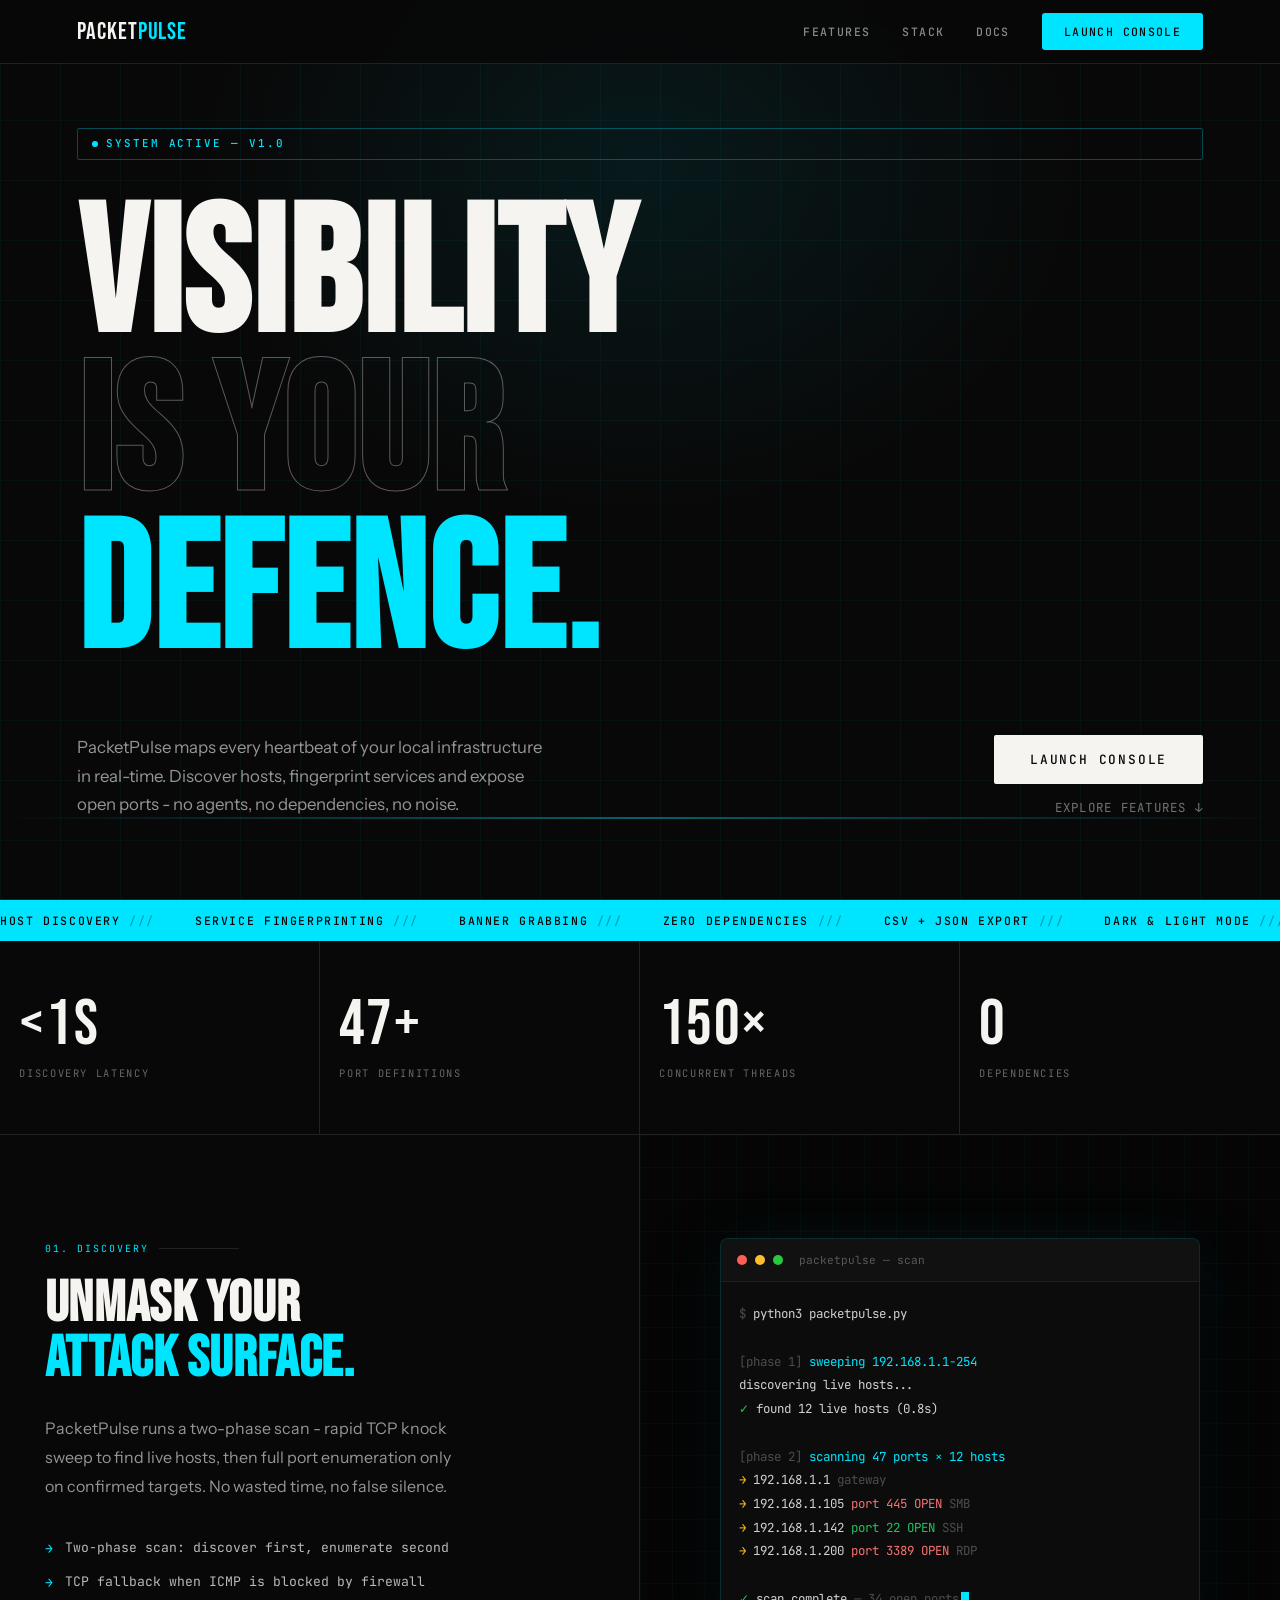
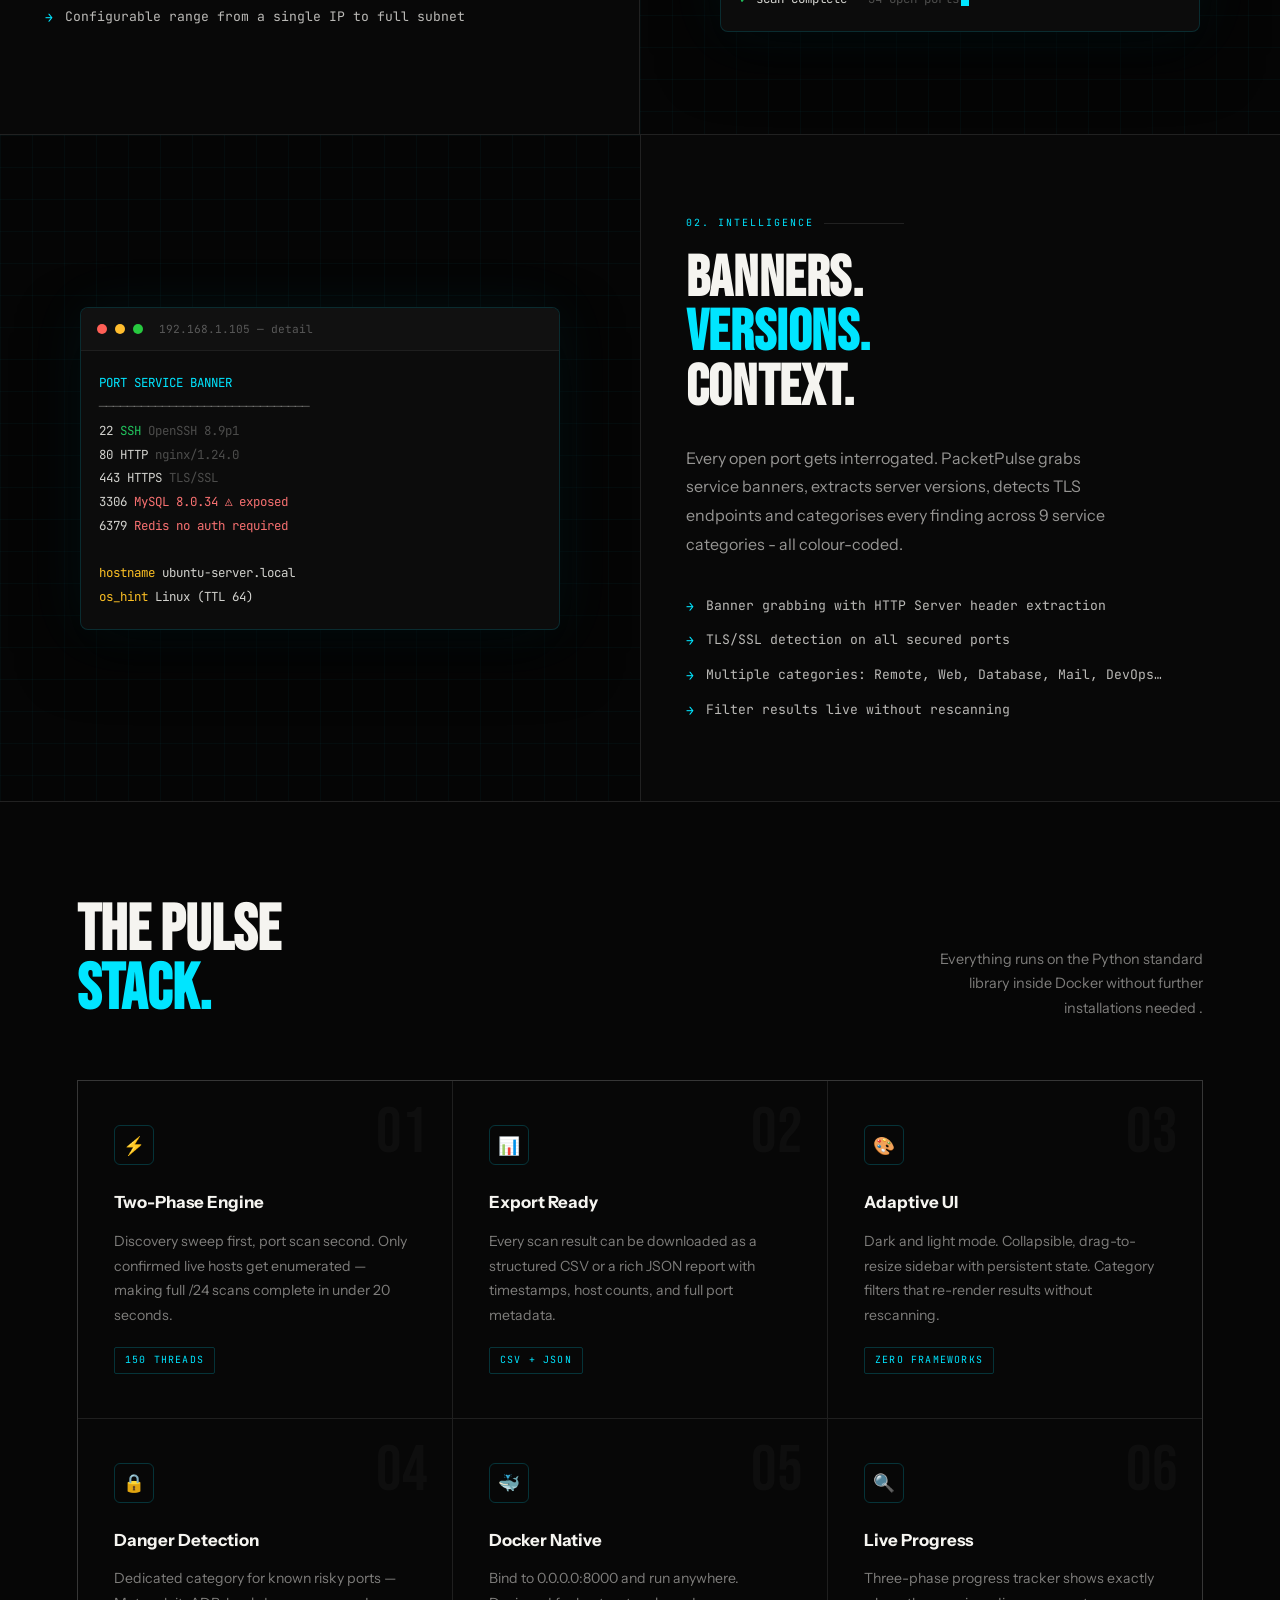
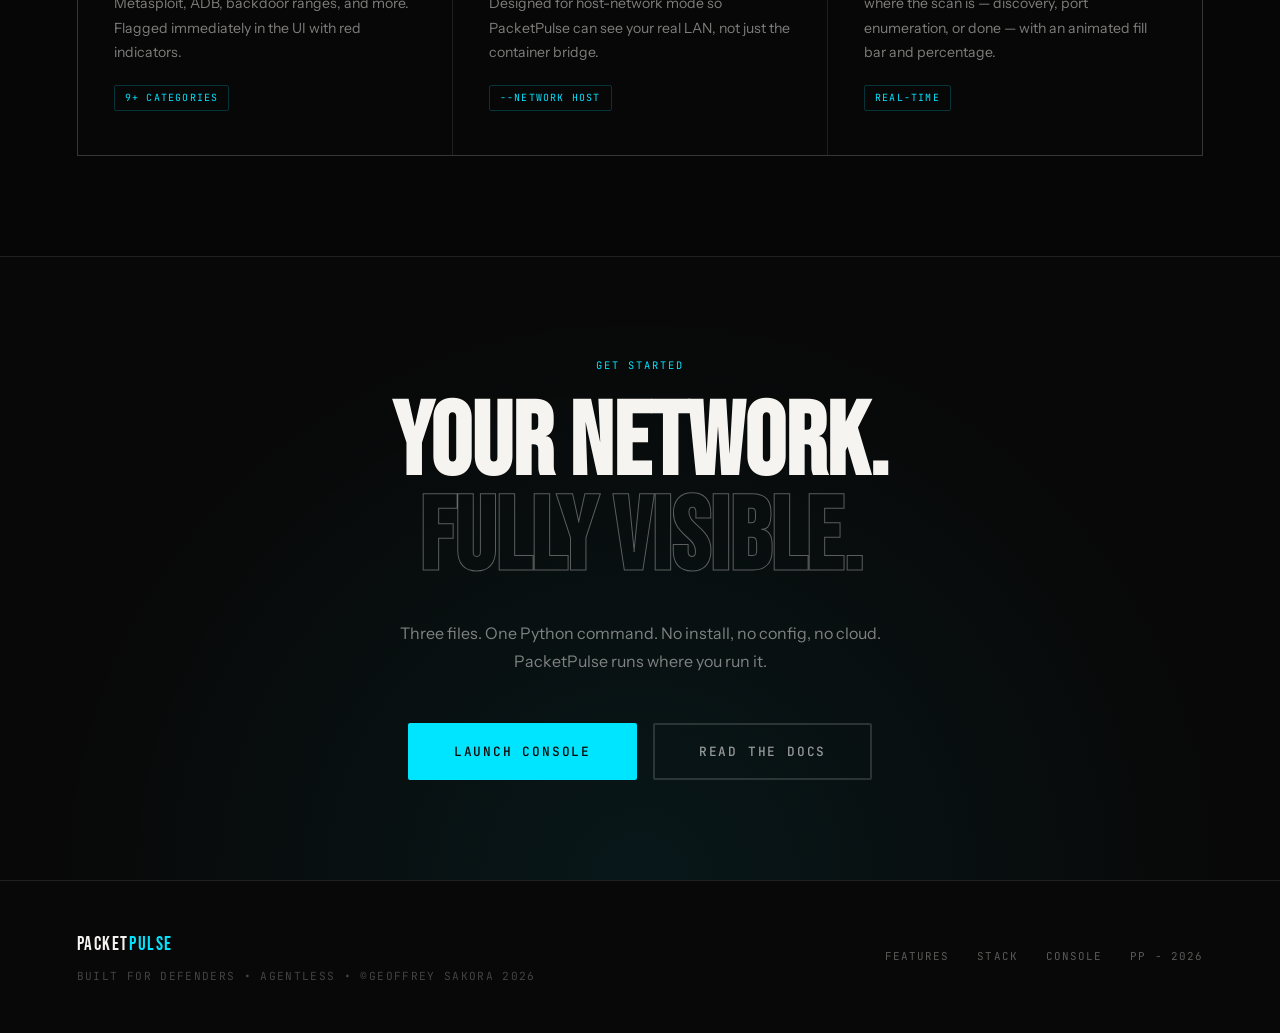
<file: frontend/index.html>
<!DOCTYPE html>
<html lang="en">
<head>
  <meta charset="UTF-8">
  <meta name="viewport" content="width=device-width, initial-scale=1.0">
  <title>PacketPulse</title>
  <link rel="preconnect" href="https://fonts.googleapis.com">
  <link href="https://fonts.googleapis.com/css2?family=Bebas+Neue&family=Instrument+Sans:wght@400;500;600;700&family=JetBrains+Mono:wght@400;500&display=swap" rel="stylesheet">
  <link rel="stylesheet" href="assets/styles.css">
  
</head>
<body>
  <nav>
    <a href="index.html" class="nav-logo" style="text-decoration:none">Packet<em>Pulse</em></a> 
    <div class="nav-right">
      <a href="#features" class="nav-link">Features</a>
      <a href="#stack" class="nav-link">Stack</a>
      <a href="#start" class="nav-link">Docs</a>
      <a href="login.html" class="nav-cta" onclick="launchConsole(event)">Launch Console</a>
    </div>
  </nav>

  <section class="hero">
    <div class="hero-grid"></div>
    <div class="hero-glow"></div>
    <div class="scan-line"></div>

    <div class="hero-chip">System Active &mdash; v1.0</div>

    <h1 class="hero-heading">
      <span class="line-1">Visibility</span>
      <span class="line-2">is Your</span>
      <span class="line-3">Defence.</span>
    </h1>

    <div class="hero-bottom">
      <p class="hero-desc">
        PacketPulse maps every heartbeat of your local infrastructure in real-time. 
        Discover hosts, fingerprint services and expose open ports - no agents, no dependencies, no noise.
      </p>
      <div class="hero-actions">
        <a href="login.html" class="btn-primary" onclick="launchConsole(event)">Launch Console</a>
        <a href="#features" class="btn-ghost">Explore Features ↓</a>
      </div>
    </div>
  </section>

  <!-- TICKER -->
  <div class="ticker">
    <div class="ticker-inner">
      <span class="ticker-item">Host Discovery <span class="ticker-sep">///</span></span>
      <span class="ticker-item">Service Fingerprinting <span class="ticker-sep">///</span></span>
      <span class="ticker-item">Banner Grabbing <span class="ticker-sep">///</span></span>
      <span class="ticker-item">Zero Dependencies <span class="ticker-sep">///</span></span>
      <span class="ticker-item">CSV + JSON Export <span class="ticker-sep">///</span></span>
      <span class="ticker-item">Dark &amp; Light Mode <span class="ticker-sep">///</span></span>
      <span class="ticker-item">150 Concurrent Threads <span class="ticker-sep">///</span></span>
      <span class="ticker-item">Resizable UI <span class="ticker-sep">///</span></span>
      <span class="ticker-item">Host Discovery <span class="ticker-sep">///</span></span>
      <span class="ticker-item">Service Fingerprinting <span class="ticker-sep">///</span></span>
      <span class="ticker-item">Banner Grabbing <span class="ticker-sep">///</span></span>
      <span class="ticker-item">Zero Dependencies <span class="ticker-sep">///</span></span>
      <span class="ticker-item">CSV + JSON Export <span class="ticker-sep">///</span></span>
      <span class="ticker-item">Dark &amp; Light Mode <span class="ticker-sep">///</span></span>
      <span class="ticker-item">150 Concurrent Threads <span class="ticker-sep">///</span></span>
      <span class="ticker-item">Resizable UI <span class="ticker-sep">///</span></span>
    </div>
  </div>

  <div class="stats reveal">
    <div class="stat">
      <div class="stat-num">&lt;1s</div>
      <div class="stat-label">Discovery latency</div>
    </div>
    <div class="stat">
      <div class="stat-num">47+</div>
      <div class="stat-label">Port definitions</div>
    </div>
    <div class="stat">
      <div class="stat-num">150×</div>
      <div class="stat-label">Concurrent threads</div>
    </div>
    <div class="stat">
      <div class="stat-num">0</div>
      <div class="stat-label">Dependencies</div>
    </div>
  </div>

  <section id="features" class="feature-split reveal">
    <div class="split-text">
      <div class="section-label">01. Discovery</div>
      <h2 class="split-heading">Unmask your<br><em>Attack Surface.</em></h2>
      <p class="split-body">PacketPulse runs a two-phase scan - rapid TCP knock sweep to find live hosts, then full port enumeration only on confirmed targets. No wasted time, no false silence.</p>
      <ul class="feature-list">
        <li>Two-phase scan: discover first, enumerate second</li>
        <li>TCP fallback when ICMP is blocked by firewall</li>
        <li>Configurable range from a single IP to full subnet</li>
      </ul>
    </div>
    <div class="split-visual">
      <div class="terminal">
        <div class="term-bar">
          <div class="term-dot r"></div>
          <div class="term-dot y"></div>
          <div class="term-dot g"></div>
          <span class="term-title">packetpulse — scan</span>
        </div>
        <div class="term-body">
          <div><span class="t-dim">$</span> <span class="t-white">python3 packetpulse.py</span></div>
          <div class="t-dim">&nbsp;</div>
          <div><span class="t-dim">[phase 1]</span> <span class="t-cyan">sweeping 192.168.1.1-254</span></div>
          <div><span class="t-dim">          </span> <span class="t-white">discovering live hosts...</span></div>
          <div><span class="t-green">✓</span> <span class="t-white">found 12 live hosts (0.8s)</span></div>
          <div class="t-dim">&nbsp;</div>
          <div><span class="t-dim">[phase 2]</span> <span class="t-cyan">scanning 47 ports × 12 hosts</span></div>
          <div><span class="t-amber">→</span> <span class="t-white">192.168.1.1</span>  <span class="t-dim">gateway</span></div>
          <div><span class="t-amber">→</span> <span class="t-white">192.168.1.105</span> <span class="t-red">port 445 OPEN</span> <span class="t-dim">SMB</span></div>
          <div><span class="t-amber">→</span> <span class="t-white">192.168.1.142</span> <span class="t-green">port 22 OPEN</span>  <span class="t-dim">SSH</span></div>
          <div><span class="t-amber">→</span> <span class="t-white">192.168.1.200</span> <span class="t-red">port 3389 OPEN</span> <span class="t-dim">RDP</span></div>
          <div class="t-dim">&nbsp;</div>
          <div><span class="t-green">✓</span> <span class="t-white">scan complete</span> <span class="t-dim">— 34 open ports</span><span class="cursor"></span></div>
        </div>
      </div>
    </div>
  </section>

  <section class="feature-split reveal">
    <div class="split-text">
      <div class="section-label">02. Intelligence</div>
      <h2 class="split-heading">Banners.<br><em>Versions.</em><br>Context.</h2>
      <p class="split-body">Every open port gets interrogated. PacketPulse grabs service banners, extracts server versions, detects TLS endpoints and categorises every finding across 9 service categories - all colour-coded.</p>
      <ul class="feature-list">
        <li>Banner grabbing with HTTP Server header extraction</li>
        <li>TLS/SSL detection on all secured ports</li>
        <li>Multiple categories: Remote, Web, Database, Mail, DevOps…</li>
        <li>Filter results live without rescanning</li>
      </ul>
    </div>
    <div class="split-visual">
      <div class="terminal">
        <div class="term-bar">
          <div class="term-dot r"></div>
          <div class="term-dot y"></div>
          <div class="term-dot g"></div>
          <span class="term-title">192.168.1.105 — detail</span>
        </div>
        <div class="term-body">
          <div><span class="t-cyan">PORT</span>    <span class="t-cyan">SERVICE</span>     <span class="t-cyan">BANNER</span></div>
          <div class="t-dim">──────────────────────────────</div>
          <div><span class="t-white">22</span>      <span class="t-green">SSH</span>          <span class="t-dim">OpenSSH 8.9p1</span></div>
          <div><span class="t-white">80</span>      <span class="t-white">HTTP</span>         <span class="t-dim">nginx/1.24.0</span></div>
          <div><span class="t-white">443</span>     <span class="t-white">HTTPS</span>        <span class="t-dim">TLS/SSL</span></div>
          <div><span class="t-white">3306</span>    <span class="t-red">MySQL</span>        <span class="t-red">8.0.34 ⚠ exposed</span></div>
          <div><span class="t-white">6379</span>    <span class="t-red">Redis</span>        <span class="t-red">no auth required</span></div>
          <div class="t-dim">&nbsp;</div>
          <div><span class="t-amber">hostname</span>  <span class="t-white">ubuntu-server.local</span></div>
          <div><span class="t-amber">os_hint</span>   <span class="t-white">Linux (TTL 64)</span></div>
        </div>
      </div>
    </div>
  </section>

  <div id="stack" class="cards-section">
    <div class="cards-header reveal">
      <h2 class="cards-heading">The Pulse<br><em>Stack.</em></h2>
      <p class="cards-sub">Everything runs on the Python standard library inside Docker without further installations needed .</p>
    </div>

    <div class="cards-grid reveal">
      <div class="c-card" data-num="01">
        <div class="c-card-icon">⚡</div>
        <div class="c-card-title">Two-Phase Engine</div>
        <div class="c-card-body">Discovery sweep first, port scan second. Only confirmed live hosts get enumerated — making full /24 scans complete in under 20 seconds.</div>
        <span class="c-card-tag">150 threads</span>
      </div>
      <div class="c-card" data-num="02">
        <div class="c-card-icon">📊</div>
        <div class="c-card-title">Export Ready</div>
        <div class="c-card-body">Every scan result can be downloaded as a structured CSV or a rich JSON report with timestamps, host counts, and full port metadata.</div>
        <span class="c-card-tag">CSV + JSON</span>
      </div>
      <div class="c-card" data-num="03">
        <div class="c-card-icon">🎨</div>
        <div class="c-card-title">Adaptive UI</div>
        <div class="c-card-body">Dark and light mode. Collapsible, drag-to-resize sidebar with persistent state. Category filters that re-render results without rescanning.</div>
        <span class="c-card-tag">Zero frameworks</span>
      </div>
      <div class="c-card" data-num="04">
        <div class="c-card-icon">🔒</div>
        <div class="c-card-title">Danger Detection</div>
        <div class="c-card-body">Dedicated category for known risky ports — Metasploit, ADB, backdoor ranges, and more. Flagged immediately in the UI with red indicators.</div>
        <span class="c-card-tag">9+ categories</span>
      </div>
      <div class="c-card" data-num="05">
        <div class="c-card-icon">🐳</div>
        <div class="c-card-title">Docker Native</div>
        <div class="c-card-body">Bind to 0.0.0.0:8000 and run anywhere. Designed for host-network mode so PacketPulse can see your real LAN, not just the container bridge.</div>
        <span class="c-card-tag">--network host</span>
      </div>
      <div class="c-card" data-num="06">
        <div class="c-card-icon">🔍</div>
        <div class="c-card-title">Live Progress</div>
        <div class="c-card-body">Three-phase progress tracker shows exactly where the scan is — discovery, port enumeration, or done — with an animated fill bar and percentage.</div>
        <span class="c-card-tag">Real-time</span>
      </div>
    </div>
  </div>

  <section id="start" class="marquee-cta reveal">
    <div class="cta-overline">Get Started</div>
    <h2 class="cta-heading">Your network.<br><em>Fully visible.</em></h2>
    <p class="cta-sub">
      Three files. One Python command. No install, no config, no cloud.
      PacketPulse runs where you run it.
    </p>
    <div class="cta-btns">
      <a href="login.html" class="btn-lg fill" onclick="launchConsole(event)">Launch Console</a>
      <a href="#" class="btn-lg outline">Read the Docs</a>
    </div>
  </section>

  <footer>
    <div>
      <div class="foot-logo">Packet<em>Pulse</em></div>
      <div class="foot-tagline" style="margin-top:6px">Built for defenders &bull; Agentless &bull; &copy;Geoffrey Sakora 2026</div>
    </div>
    <div class="foot-links">
      <a href="#features" class="foot-link">Features</a>
      <a href="#stack" class="foot-link">Stack</a>
      <a href="login.html" class="foot-link" onclick="launchConsole(event)">Console</a>
      <span class="foot-link" style="cursor:default">PP - 2026</span>
    </div>
  </footer>

  <script>
    function launchConsole(e) {
      const token     = localStorage.getItem('pp_token');
      const expiresAt = localStorage.getItem('pp_expires_at');
      const loggedIn  = token && (!expiresAt || new Date(expiresAt) > new Date());
      if (loggedIn) {
        e.preventDefault();
        window.location.href = 'app.html';
      }
      // else follow the href naturally → login.html
    }

    // Scroll reveal
    const reveals = document.querySelectorAll('.reveal');
    const observer = new IntersectionObserver(entries => {
      entries.forEach(e => {
        if (e.isIntersecting) {
          e.target.classList.add('visible');
          observer.unobserve(e.target);
        }
      });
    }, { threshold: 0.1 });
    reveals.forEach(el => observer.observe(el));

    // Stagger card reveals
    document.querySelectorAll('.c-card').forEach((card, i) => {
      card.style.transitionDelay = (i * 0.07) + 's';
      card.classList.add('reveal');
      observer.observe(card);
    });
  </script>
</body>
</html>
</file>
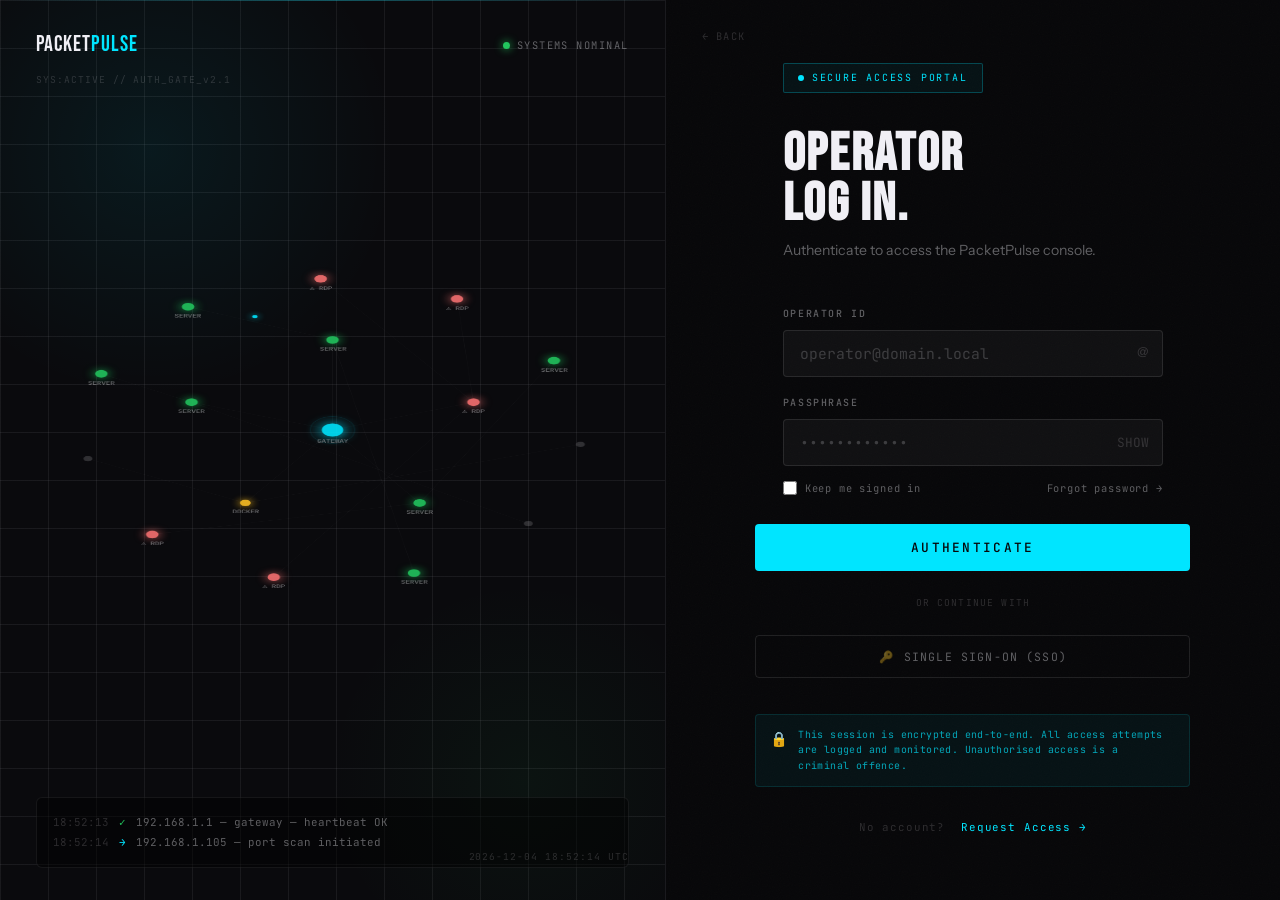
<file: frontend/login.html>
<!DOCTYPE html>
<html lang="en">
<head>
  <meta charset="UTF-8">
  <meta name="viewport" content="width=device-width, initial-scale=1.0">
  <title>PacketPulse | Secure Access</title>
  <link rel="preconnect" href="https://fonts.googleapis.com">
  <link href="https://fonts.googleapis.com/css2?family=Bebas+Neue&family=Instrument+Sans:wght@400;500;600&family=JetBrains+Mono:wght@400;500&display=swap" rel="stylesheet">
  <link rel="stylesheet" href="assets/login.css">
</head>
<body>

  <!-- LEFT PANEL -->
  <div class="left-panel">
    <div class="grid-bg"></div>
    <div class="glow-orb a"></div>
    <div class="glow-orb b"></div>
    <div class="sweep"></div>

    <div class="corner-tl">SYS:ACTIVE // AUTH_GATE_v2.1</div>
    <div class="corner-br" id="corner-time"></div>

    <div class="lp-header">
      <a href="index.html" class="lp-logo" style="text-decoration:none">Packet<em>Pulse</em></a>
      <div class="lp-status">
        <div class="status-dot"></div>
        Systems Nominal
      </div>
    </div>

    <!-- Network topology canvas -->
    <div class="network-map">
      <canvas id="netmap"></canvas>
    </div>

    <!-- Live log -->
    <div class="log-feed" id="log-feed"></div>
  </div>

  <!-- RIGHT PANEL -->
  <div class="right-panel">
    <a href="/" class="back-link">← Back</a>

    <div class="form-wrap">

      <div class="access-badge">Secure Access Portal</div>

      <h1 class="form-title">Operator<br>Log In.</h1>
      <p class="form-sub">Authenticate to access the PacketPulse console.</p>

      <!-- Alert -->
      <div class="alert" id="alert">
        <span>⚠</span>
        <span id="alert-msg">Invalid credentials. Access denied.</span>
      </div>

      <form class="form" id="login-form" onsubmit="handleSubmit(event)" novalidate>

        <div class="field-group">
          <label class="field-label" for="username">Operator ID</label>
          <div class="field-input-wrap">
            <input class="field-input" type="text" id="username" name="username" placeholder="operator@domain.local" autocomplete="username" spellcheck="false" autocapitalize="none">
            <span class="field-icon">@</span>
          </div>
          <div class="field-hint" id="username-hint">Operator ID is required.</div>
        </div>

        <div class="field-group">
          <label class="field-label" for="password">Passphrase</label>
          <div class="field-input-wrap">
            <input class="field-input" type="password" id="password" name="password" placeholder="••••••••••••" autocomplete="current-password">
            <button type="button" class="pw-toggle" id="pw-toggle" onclick="togglePw()" title="Show / hide">SHOW</button>
          </div>
          <div class="field-hint" id="password-hint">Passphrase is required.</div>
        </div>

        <div class="field-row">
          <label class="check-label"><input type="checkbox" id="remember"> Keep me signed in</label>
          <a href="forgot-password.html" class="forgot-link">Forgot password →</a>
        </div>
        </div>

        <button type="submit" class="btn-submit" id="submit-btn">
          <div class="shimmer"></div>
          <span class="btn-text" id="btn-text">Authenticate</span>
        </button>

        <!-- Divider -->
        <div class="divider">
          <div class="divider-line"></div>
          <span class="divider-text">or continue with</span>
          <div class="divider-line"></div>
        </div>

        <!-- SSO -->
        <button type="button" class="btn-sso" onclick="handleSSO()">
          <span>🔑</span> Single Sign-On (SSO)
        </button>

        <div class="security-note">
          <span class="sec-icon">🔒</span>
          <div class="sec-text">This session is encrypted end-to-end. All access attempts are logged and monitored. Unauthorised access is a criminal offence.</div>
        </div>
      </form>

      <div style="margin-top:32px;text-align:center;font-family:var(--mono);font-size:0.68rem;letter-spacing:0.08em;color:var(--dimmer);">
        No account? &nbsp;<a href="signup.html" style="color:var(--cyan);text-decoration:none;transition:opacity 0.2s;" onmouseover="this.style.opacity='0.7'" onmouseout="this.style.opacity='1'">Request Access →</a>
      </div>

    </div>
  </div>

  <script>
    //  CLOCK
    function updateClock() {
      const el = document.getElementById('corner-time');
      if (!el) return;
      const now = new Date();
      el.textContent = now.toISOString().replace('T', ' ').split('.')[0] + ' UTC';
    }
    updateClock();
    setInterval(updateClock, 1000);

    //  NETWORK TOPOLOGY CANVAS
    const canvas  = document.getElementById('netmap');
    const ctx     = canvas.getContext('2d');

    function resize() {
      const parent = canvas.parentElement;
      canvas.width  = parent.clientWidth  * devicePixelRatio;
      canvas.height = parent.clientHeight * devicePixelRatio;
      canvas.style.width  = parent.clientWidth  + 'px';
      canvas.style.height = parent.clientHeight + 'px';
      ctx.scale(devicePixelRatio, devicePixelRatio);
    }
    window.addEventListener('resize', () => { resize(); });
    resize();

    // Nodes
    const CYAN  = '#00e5ff';
    const GREEN = '#22c55e';
    const RED   = '#f87171';
    const AMBER = '#fbbf24';
    const DIM   = 'rgba(240,239,245,0.18)';

    const nodeTypes = [
      { label: 'GATEWAY',  color: CYAN,  size: 10, risk: 0 },
      { label: 'SERVER',   color: GREEN, size: 7,  risk: 0 },
      { label: 'HOST',     color: DIM,   size: 5,  risk: 0 },
      { label: '⚠ RDP',   color: RED,   size: 7,  risk: 1 },
      { label: 'DOCKER',   color: AMBER, size: 6,  risk: 0 },
    ];

    function makeNodes(w, h) {
      const cx = w / 2, cy = h / 2;
      const nodes = [
        { x: cx, y: cy, ...nodeTypes[0], id: 0 },
      ];
      // Rings of nodes
      const ring1 = [
        { ...nodeTypes[1] }, { ...nodeTypes[3] }, { ...nodeTypes[1] },
        { ...nodeTypes[4] }, { ...nodeTypes[1] }
      ];
      const ring2Count = 11;
      ring1.forEach((t, i) => {
        const a = (i / ring1.length) * Math.PI * 2 - Math.PI / 2;
        const r = Math.min(w, h) * 0.25;
        nodes.push({ x: cx + Math.cos(a)*r, y: cy + Math.sin(a)*r, ...t, id: nodes.length });
      });
      for (let i = 0; i < ring2Count; i++) {
        const a = (i / ring2Count) * Math.PI * 2 - Math.PI / 3;
        const r = Math.min(w, h) * 0.42;
        const t = nodeTypes[Math.random() < 0.2 ? 3 : Math.random() < 0.4 ? 1 : 2];
        nodes.push({ x: cx + Math.cos(a)*r, y: cy + Math.sin(a)*r, ...t, id: nodes.length });
      }
      return nodes;
    }

    let nodes = [];
    let pulses = []; // {from, to, t, speed}
    let t = 0;

    function initNodes() {
      const w = canvas.width / devicePixelRatio;
      const h = canvas.height / devicePixelRatio;
      nodes = makeNodes(w, h);
    }

    function spawnPulse() {
      if (nodes.length < 2) return;
      const from = Math.floor(Math.random() * nodes.length);
      let to = Math.floor(Math.random() * nodes.length);
      while (to === from) to = Math.floor(Math.random() * nodes.length);
      pulses.push({ from, to, t: 0, speed: 0.004 + Math.random() * 0.004 });
      if (pulses.length > 18) pulses.shift();
    }

    setInterval(spawnPulse, 600);

    function draw() {
      const W = canvas.width / devicePixelRatio;
      const H = canvas.height / devicePixelRatio;
      ctx.clearRect(0, 0, W, H);

      if (nodes.length === 0) initNodes();

      // Draw edges
      nodes.forEach((n, i) => {
        if (i === 0) return;
        // Connect to parent (node 0 or a ring-1 node)
        const target = i < 6 ? 0 : 1 + (i % 5);
        const tn = nodes[target];
        if (!tn) return;
        ctx.beginPath();
        ctx.moveTo(n.x, n.y);
        ctx.lineTo(tn.x, tn.y);
        ctx.strokeStyle = 'rgba(240,239,245,0.05)';
        ctx.lineWidth = 0.8;
        ctx.stroke();
      });

      // Draw pulses
      pulses.forEach(p => {
        const fn = nodes[p.from], tn = nodes[p.to];
        if (!fn || !tn) return;
        p.t = Math.min(p.t + p.speed, 1);
        const px = fn.x + (tn.x - fn.x) * p.t;
        const py = fn.y + (tn.y - fn.y) * p.t;
        ctx.beginPath();
        ctx.arc(px, py, 3, 0, Math.PI * 2);
        const col = fn.risk || tn.risk ? RED : CYAN;
        ctx.fillStyle = col;
        ctx.shadowBlur = 10;
        ctx.shadowColor = col;
        ctx.fill();
        ctx.shadowBlur = 0;
      });
      pulses = pulses.filter(p => p.t < 1);

      // Draw nodes
      nodes.forEach((n, i) => {
        // Pulse ring
        const pulse = 0.5 + 0.5 * Math.sin(t * 0.03 + i * 0.8);

        if (i === 0) {
          // Gateway — double ring
          ctx.beginPath();
          ctx.arc(n.x, n.y, n.size * 2.2 + pulse * 3, 0, Math.PI * 2);
          ctx.strokeStyle = 'rgba(0,229,255,0.12)';
          ctx.lineWidth = 1;
          ctx.stroke();
        }

        ctx.beginPath();
        ctx.arc(n.x, n.y, n.size + (i === 0 ? pulse * 2 : 0), 0, Math.PI * 2);
        ctx.fillStyle = n.color;
        ctx.shadowBlur = n.size * 2;
        ctx.shadowColor = n.color;
        ctx.fill();
        ctx.shadowBlur = 0;

        // Label
        if (n.size >= 6) {
          ctx.fillStyle = 'rgba(240,239,245,0.45)';
          ctx.font = `500 9px 'JetBrains Mono', monospace`;
          ctx.textAlign = 'center';
          ctx.fillText(n.label, n.x, n.y + n.size + 13);
        }
      });

      t++;
      requestAnimationFrame(draw);
    }

    window.addEventListener('resize', initNodes);
    initNodes();
    draw();

    //  LIVE LOG FEED
    const logMessages = [
      ['ok',   '192.168.1.1',   'gateway — heartbeat OK'],
      ['info', '192.168.1.105', 'port scan initiated'],
      ['warn', '192.168.1.105', 'port 445 open — SMB exposed'],
      ['ok',   '192.168.1.22',  'SSH handshake complete'],
      ['info', '192.168.1.200', 'new host discovered'],
      ['err',  '192.168.1.200', 'port 3389 OPEN — RDP exposed'],
      ['ok',   '192.168.1.50',  'HTTPS — TLS 1.3 verified'],
      ['warn', '192.168.1.88',  'SNMP open — community string default'],
      ['info', '192.168.1.1',   'ARP table updated (14 entries)'],
      ['ok',   '192.168.1.142', 'Docker API — port 2375 closed'],
      ['warn', '192.168.1.77',  'Redis — no auth required'],
      ['ok',   '192.168.1.33',  'DNS query — resolved 8.8.8.8'],
      ['err',  '192.168.1.99',  'port 4444 OPEN — Metasploit?'],
      ['info', '192.168.1.5',   'NTP — sync OK'],
      ['ok',   '192.168.1.110', 'PostgreSQL — port 5432 reachable'],
    ];

    let logIdx = 0;
    const logFeed = document.getElementById('log-feed');
    const MAX_LINES = 7;

    function addLogLine() {
      const [type, host, msg] = logMessages[logIdx % logMessages.length];
      logIdx++;

      const now = new Date();
      const ts  = now.toTimeString().split(' ')[0];

      const colorMap = { ok: 'log-ok', warn: 'log-warn', err: 'log-err', info: 'log-info' };
      const prefixMap = { ok: '✓', warn: '△', err: '✕', info: '→' };

      const line = document.createElement('div');
      line.className = 'log-line';
      line.innerHTML = `
        <span class="log-time">${ts}</span>
        <span class="${colorMap[type]}">${prefixMap[type]}</span>
        <span class="log-msg">${host} &mdash; ${msg}</span>
      `;
      logFeed.appendChild(line);

      // Keep max lines
      while (logFeed.children.length > MAX_LINES) {
        logFeed.removeChild(logFeed.firstChild);
      }
    }

    // Staggered start
    setTimeout(() => addLogLine(), 300);
    setTimeout(() => addLogLine(), 900);
    setTimeout(() => addLogLine(), 1500);
    setInterval(addLogLine, 2200);

    //  PASSWORD TOGGLE
    function togglePw() {
      const inp = document.getElementById('password');
      const btn = document.getElementById('pw-toggle');
      const show = inp.type === 'password';
      inp.type  = show ? 'text' : 'password';
      btn.textContent = show ? 'HIDE' : 'SHOW';
    }

    //  FORM SUBMIT
    async function handleSubmit(e) {
      e.preventDefault();
      const username = document.getElementById('username').value.trim();
      const password = document.getElementById('password').value;

      clearErrors();
      let valid = true;

      if (!username) { showFieldError('username', 'Operator ID is required.'); valid = false; }
      if (!password) { showFieldError('password', 'Passphrase is required.');  valid = false; }
      if (!valid) return;

      const btn     = document.getElementById('submit-btn');
      const btnText = document.getElementById('btn-text');
      btn.disabled  = true;
      btn.classList.add('loading');
      btnText.textContent = 'Authenticating…';

      try {
      const resp = await fetch('/api/auth/login', {                           //for production
      //const resp = await fetch('http://localhost:8000/api/auth/login', {    //for dev only
          method:  'POST',
          headers: { 'Content-Type': 'application/json' },
          body:    JSON.stringify({ operator_id: username, password }),
        });

        const body = await resp.json();

        if (resp.ok) {
          localStorage.setItem('pp_token',        body.data.token);
          localStorage.setItem('pp_operator_id',  body.data.operator_id);
          localStorage.setItem('pp_display_name', body.data.display_name);
          localStorage.setItem('pp_expires_at',   body.data.expires_at);
          localStorage.setItem('pp_role',         body.data.role);
          window.location.href = 'app.html';
        } else {
          btn.classList.remove('loading');
          btn.disabled = false;
          btnText.textContent = 'Authenticate';
          showAlert(body.error || 'Authentication failed.');
        }
      } catch (err) {
        btn.classList.remove('loading');
        btn.disabled = false;
        btnText.textContent = 'Authenticate';
        showAlert('Could not reach the server. Please try again.');
      }
    }

    function showFieldError(id, msg) {
      document.getElementById(id).classList.add('error');
      const hint = document.getElementById(id + '-hint');
      if (hint) { hint.textContent = msg; hint.classList.add('show'); }
    }

    function showAlert(msg) {
      const alert = document.getElementById('alert');
      document.getElementById('alert-msg').textContent = msg;
      alert.classList.add('show');
    }

    function clearErrors() {
      document.querySelectorAll('.field-input').forEach(el => el.classList.remove('error', 'success'));
      document.querySelectorAll('.field-hint').forEach(el => el.classList.remove('show'));
      document.getElementById('alert').classList.remove('show');
    }

    function handleSSO() {
      const btn = document.getElementById('submit-btn');
      const btnText = document.getElementById('btn-text');
      btn.disabled = true;
      btnText.textContent = 'Redirecting…';
      setTimeout(() => {
        btn.disabled = false;
        btnText.textContent = 'Authenticate';
        showAlert('SSO provider not configured. Contact your administrator.');
      }, 1200);
    }
  </script>
</body>
</html>
</file>
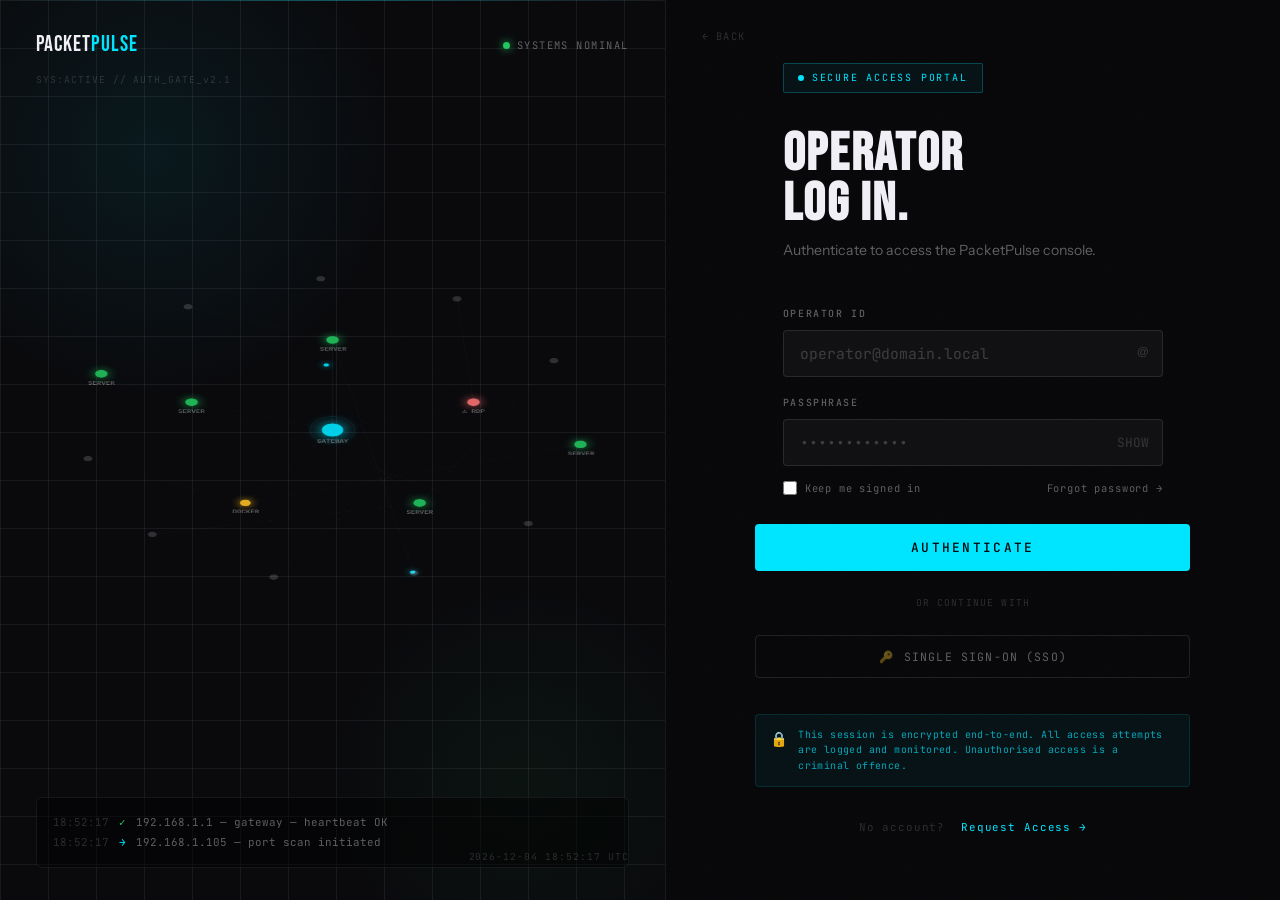
<file: frontend/profile.html>
<!DOCTYPE html>
<html lang="en" data-theme="light">
<head>
  <meta charset="UTF-8">
  <meta name="viewport" content="width=device-width,initial-scale=1">
  <title>PacketPulse — My Profile</title>
  <link rel="stylesheet" href="assets/style.css">
  <style>
    .profile-grid {
      display: grid;
      grid-template-columns: 1fr 1fr;
      gap: 20px;
      max-width: 860px;
    }
    @media (max-width: 700px) { .profile-grid { grid-template-columns: 1fr; } }

    .card {background: var(--surface);border: 1px solid var(--bdr);border-radius: 10px;box-shadow: var(--shadow-sm);overflow: hidden;}
    .card-header {padding: 16px 20px;border-bottom: 1px solid var(--bdr);background: var(--surface2);}
    .card-title {font-size: 0.875rem;font-weight: 600color: var(--text);}
    .card-body { padding: 20px; }
    .field { margin-bottom: 16px; }
    .field:last-child { margin-bottom: 0; }
    .field label {display: block;font-size: 0.75rem;font-weight: 600;color: var(--text3);text-transform: uppercase;letter-spacing: 0.05em;margin-bottom: 6px;}
    .field input, .field select {width: 100%;padding: 9px 12px;border: 1px solid var(--bdr);border-radius: 6px;background: var(--surface);color: var(--text);font-size: 0.875rem;font-family: inherit;box-sizing: border-box;transition: border-color 0.15s;}
    .field input:focus, .field select:focus {outline: none;border-color: var(--accent);}
    .field input:disabled {background: var(--surface2);color: var(--text3);cursor: not-allowed;}
    .field .hint {font-size: 0.75rem;color: var(--text4);margin-top: 4px;}
    .btn-save {width: 100%;padding: 10px;border-radius: 6px;border: none;background: var(--accent);color: #fff;font-size: 0.875rem;font-weight: 600;cursor: pointer;font-family: inherit;margin-top: 4px;transition: opacity 0.15s;}
    .btn-save:hover { opacity: 0.88; }
    .btn-save:disabled { opacity: 0.5; cursor: not-allowed; }
    .msg {font-size: 0.8rem;padding: 8px 12px;border-radius: 6px;margin-top: 12px;display: none;}
    .msg.show { display: block; }
    .msg.success { background: var(--green-bg); color: var(--green); border: 1px solid var(--green); }
    .msg.error   { background: var(--red-bg);   color: var(--red);   border: 1px solid var(--red); }
    .avatar {width: 60px; height: 60px;border-radius: 50%;background: var(--accent);color: #fff;font-size: 1.6rem;font-weight: 700;display: flex; align-items: center; justify-content: center;margin-bottom: 12px;flex-shrink: 0;}
    .profile-identity {display: flex;align-items: center;gap: 16px;padding: 20px;border-bottom: 1px solid var(--bdr);}
    .identity-text .name {font-size: 1.1rem;font-weight: 700;color: var(--text);}
    .identity-text .operator-id {font-size: 0.8rem;color: var(--text3);font-family: 'JetBrains Mono', monospace;margin-top: 2px;}
    .identity-text .role-badge {display: inline-block;padding: 2px 8px;border-radius: 10px;font-size: 0.7rem;font-weight: 600;text-transform: uppercase;letter-spacing: 0.04em;margin-top: 4px;background: var(--accent-dim);color: var(--accent);}
    .identity-text .role-badge.admin { background: #f5f3ff; color: #7c3aed; }
    .readonly-row {display: flex;justify-content: space-between;align-items: center;padding: 10px 0;border-bottom: 1px solid var(--bdr);font-size: 0.875rem;}
    .readonly-row:last-child { border-bottom: none; }
    .readonly-row .rl { color: var(--text3); font-size: 0.8rem; }
    .readonly-row .rv { color: var(--text); font-weight: 500; font-family: 'JetBrains Mono', monospace; font-size: 0.8rem; }
    .password-strength {height: 4px;border-radius: 2px;background: var(--bdr);margin-top: 6px;overflow: hidden;}
    .password-strength-bar {height: 100%;border-radius: 2px;transition: width 0.3s, background 0.3s;width: 0%;}
  </style>
</head>
<body>
<div class="layout">

<aside class="sidebar" id="sidebar">
  <button class="collapse-btn" id="collapse-btn" onclick="toggleSidebar()" title="Toggle sidebar">
    <span class="cb-label">Collapse</span>
    <span class="cb-icon">&#8249;</span>
  </button>
  <div class="sidebar-content" id="sidebar-content">
    <div class="sidebar-top">
      <div class="logo">Packet<em>Pulse</em></div>
      <div class="logo-sub">Network Scanner</div>
      <div class="sidebar-status">
        <div class="s-dot online"></div>
        <span class="s-label">Online</span>
      </div>
    </div>
    <div class="sidebar-section">
      <div class="s-section-title">Operator</div>
      <div class="net-item">
        <div class="net-label">Signed in as</div>
        <div class="net-val accent" id="operator-name">—</div>
      </div>
    </div>
    <div class="sidebar-section">
      <div class="s-section-title">Navigation</div>
      <div class="net-item">
        <a href="app.html"     style="color:var(--sidebar-dim);text-decoration:none;font-size:0.82rem;display:block;margin-bottom:6px">&#128269; Console</a>
        <a href="history.html" style="color:var(--sidebar-dim);text-decoration:none;font-size:0.82rem;display:block;margin-bottom:6px">&#128202; Scan History</a>
        <a href="admin.html"   id="admin-nav" style="color:#a78bfa;text-decoration:none;font-size:0.82rem;display:none">&#9881; Admin Dashboard</a>
      </div>
    </div>
    <div class="sidebar-actions">
      <button class="theme-btn" id="theme-btn">
        <span id="theme-label">Switch to Dark Mode</span>
        <span class="icon" id="theme-icon">&#9790;</span>
      </button>
      <button class="theme-btn" onclick="logout()" style="color:#ef4444;border-color:rgba(239,68,68,0.25);margin-top:6px">
        <span>Sign Out</span>
        <span class="icon">&#8594;</span>
      </button>
    </div>
    <div class="sidebar-bottom">PacketPulse &bull; Pure Python &bull; No frameworks</div>
  </div>
</aside>

<div class="resize-handle" id="resize-handle"></div>

<main class="main">
  <div class="page-header">
    <div class="page-title">My Profile</div>
    <div class="page-sub">Manage your account details and security settings</div>
  </div>

  <div class="profile-grid">

    <!-- Identity card (read-only) -->
    <div class="card" style="grid-column: 1 / -1">
      <div class="profile-identity">
        <div class="avatar" id="avatar-initials">?</div>
        <div class="identity-text">
          <div class="name" id="id-display-name">—</div>
          <div class="operator-id" id="id-operator-id">—</div>
          <div class="role-badge" id="id-role">—</div>
        </div>
      </div>
      <div style="padding: 0 20px 4px">
        <div class="readonly-row">
          <span class="rl">Member since</span>
          <span class="rv" id="id-created-at">—</span>
        </div>
        <div class="readonly-row">
          <span class="rl">Account status</span>
          <span class="rv" id="id-status">—</span>
        </div>
        <div class="readonly-row" id="verify-banner" style="display:none">
          <span class="rl" style="color:#f59e0b">Email not verified</span>
          <button onclick="resendVerification()" style="padding:3px 10px;border-radius:5px;border:1px solid #f59e0b;background:none;color:#f59e0b;font-size:0.75rem;cursor:pointer;font-family:inherit">Resend →</button>
        </div>
        <div class="readonly-row">
          <span class="rl">Organisation</span>
          <span class="rv" id="id-org">—</span>
        </div>
        <div class="readonly-row">
          <span class="rl">Network scale</span>
          <span class="rv" id="id-scale">—</span>
        </div>
      </div>
    </div>

    <div class="card">
      <div class="card-header"><span class="card-title">Edit Profile</span></div>
      <div class="card-body">
        <div class="field">
          <label>Display Name</label>
          <input type="text" id="f-display-name" maxlength="120" autocomplete="off">
        </div>
        <div class="field">
          <label>Email Address</label>
          <input type="email" id="f-email" maxlength="254" autocomplete="off">
        </div>
        <div class="field">
          <label>Organisation</label>
          <input type="text" id="f-organisation" maxlength="120" placeholder="Optional" autocomplete="off">
        </div>
        <div class="field">
          <label>Network Scale</label>
          <select id="f-network-scale">
            <option value="">— Select —</option>
            <option value="1-10">1–10 devices</option>
            <option value="11-50">11–50 devices</option>
            <option value="51-200">51–200 devices</option>
            <option value="200+">200+ devices</option>
          </select>
        </div>
        <button class="btn-save" id="btn-save-profile" onclick="saveProfile()">Save Changes</button>
        <div class="msg" id="msg-profile"></div>
      </div>
    </div>

    <div class="card">
      <div class="card-header"><span class="card-title">Change Password</span></div>
      <div class="card-body">
        <div class="field">
          <label>Current Password</label>
          <input type="password" id="f-current-pw" autocomplete="current-password">
        </div>
        <div class="field">
          <label>New Password</label>
          <input type="password" id="f-new-pw" autocomplete="new-password" oninput="checkStrength(this.value)">
          <div class="password-strength"><div class="password-strength-bar" id="pw-strength-bar"></div></div>
          <div class="hint" id="pw-strength-label">At least 12 characters</div>
        </div>
        <div class="field">
          <label>Confirm New Password</label>
          <input type="password" id="f-confirm-pw" autocomplete="new-password">
        </div>
        <button class="btn-save" id="btn-save-pw" onclick="changePassword()">Change Password</button>
        <div class="msg" id="msg-pw"></div>
      </div>
    </div>

  </div>
</main>
</div>

<script>
const API_BASE = '';
const token    = localStorage.getItem('pp_token');
if (!token) window.location.href = 'login.html';
let isDark = false;

function authHeaders() {
  return { 'Content-Type': 'application/json', 'Authorization': `Bearer ${token}` };
}
async function apiFetch(url, opts={}) {
  const resp = await fetch(API_BASE+url, {...opts, headers:{...authHeaders(),...(opts.headers||{})}});
  if (resp.status===401) { localStorage.clear(); window.location.href='login.html'; return null; }
  return resp;
}

async function init() {
  if (localStorage.getItem('pp_sidebar_collapsed')==='true')
    document.getElementById('sidebar').classList.add('collapsed');

  document.getElementById('operator-name').textContent =
    localStorage.getItem('pp_display_name') || localStorage.getItem('pp_operator_id') || '—';

  if (localStorage.getItem('pp_role')==='admin')
    document.getElementById('admin-nav').style.display = '';

  setTheme(localStorage.getItem('pp_theme') || 'light');
  document.getElementById('theme-btn').addEventListener('click', toggleTheme);

  // Sidebar resize
  initResize();

  // Load profile data
  const resp = await apiFetch('/api/auth/me');
  if (!resp) return;
  const body = await resp.json();
  const u    = body.data || {};

  // Identity panel
  const initials = (u.display_name || u.operator_id || '?').charAt(0).toUpperCase();
  document.getElementById('avatar-initials').textContent  = initials;
  document.getElementById('id-display-name').textContent  = u.display_name || '—';
  document.getElementById('id-operator-id').textContent   = u.operator_id  || '—';
  document.getElementById('id-role').textContent          = u.role         || '—';
  document.getElementById('id-role').className = 'role-badge' + (u.role==='admin' ? ' admin' : '');
  document.getElementById('id-created-at').textContent    = u.created_at   ? new Date(u.created_at).toLocaleDateString() : '—';
  document.getElementById('id-status').textContent        = u.status       || '—';
  if (u.email_verified === false) {
    document.getElementById('verify-banner').style.display = '';
  }
  document.getElementById('id-org').textContent           = u.organisation  || 'Not set';
  document.getElementById('id-scale').textContent         = u.network_scale || 'Not set';

  // Pre-fill edit form
  document.getElementById('f-display-name').value   = u.display_name   || '';
  document.getElementById('f-email').value          = u.email          || '';
  document.getElementById('f-organisation').value   = u.organisation   || '';
  document.getElementById('f-network-scale').value  = u.network_scale  || '';
}

async function resendVerification() {
  const resp = await apiFetch('/api/auth/send-verification', { method: 'POST' });
  if (!resp) return;
  const data = await resp.json();
  alert(resp.ok ? data.data.message : (data.error || 'Failed to resend.'));
}

async function saveProfile() {
  const btn = document.getElementById('btn-save-profile');
  const msg = document.getElementById('msg-profile');
  btn.disabled = true;
  btn.textContent = 'Saving…';
  showMsg(msg, '', '');

  const body = {
    display_name:  document.getElementById('f-display-name').value.trim(),
    email:         document.getElementById('f-email').value.trim(),
    organisation:  document.getElementById('f-organisation').value.trim(),
    network_scale: document.getElementById('f-network-scale').value,
  };

  const resp = await apiFetch('/api/auth/profile', { method: 'PATCH', body: JSON.stringify(body) });
  btn.disabled = false;
  btn.textContent = 'Save Changes';

  if (!resp) return;
  const data = await resp.json();

  if (resp.ok) {
    showMsg(msg, data.data.message, 'success');
    // Update sidebar + localStorage
    localStorage.setItem('pp_display_name', data.data.display_name);
    document.getElementById('operator-name').textContent     = data.data.display_name;
    document.getElementById('id-display-name').textContent   = data.data.display_name;
    document.getElementById('avatar-initials').textContent   = data.data.display_name.charAt(0).toUpperCase();
    document.getElementById('id-org').textContent   = data.data.organisation   || 'Not set';
    document.getElementById('id-scale').textContent = data.data.network_scale  || 'Not set';
  } else {
    showMsg(msg, data.error || 'Failed to save.', 'error');
  }
}

async function changePassword() {
  const btn       = document.getElementById('btn-save-pw');
  const msg       = document.getElementById('msg-pw');
  const currentPw = document.getElementById('f-current-pw').value;
  const newPw     = document.getElementById('f-new-pw').value;
  const confirmPw = document.getElementById('f-confirm-pw').value;

  showMsg(msg, '', '');

  if (!currentPw || !newPw || !confirmPw) {
    showMsg(msg, 'All password fields are required.', 'error'); return;
  }
  if (newPw.length < 12) {
    showMsg(msg, 'New password must be at least 12 characters.', 'error'); return;
  }
  if (newPw !== confirmPw) {
    showMsg(msg, 'New passwords do not match.', 'error'); return;
  }

  btn.disabled = true;
  btn.textContent = 'Changing…';

  const resp = await apiFetch('/api/auth/change-password', {
    method: 'POST',
    body: JSON.stringify({ current_password: currentPw, new_password: newPw }),
  });
  btn.disabled = false;
  btn.textContent = 'Change Password';

  if (!resp) return;
  const data = await resp.json();

  if (resp.ok) {
    showMsg(msg, data.data.message, 'success');
    // Clear fields
    document.getElementById('f-current-pw').value = '';
    document.getElementById('f-new-pw').value     = '';
    document.getElementById('f-confirm-pw').value = '';
    document.getElementById('pw-strength-bar').style.width = '0%';
    document.getElementById('pw-strength-label').textContent = 'At least 12 characters';
    // Force re-login after 2s
    setTimeout(() => { localStorage.clear(); window.location.href = 'login.html'; }, 2000);
  } else {
    showMsg(msg, data.error || 'Failed to change password.', 'error');
  }
}

function checkStrength(pw) {
  const bar   = document.getElementById('pw-strength-bar');
  const label = document.getElementById('pw-strength-label');
  let score = 0;
  if (pw.length >= 12)                    score++;
  if (pw.length >= 16)                    score++;
  if (/[A-Z]/.test(pw))                  score++;
  if (/[0-9]/.test(pw))                  score++;
  if (/[^A-Za-z0-9]/.test(pw))           score++;
  const pct    = Math.min(100, score * 20);
  const colors = ['#ef4444','#f97316','#eab308','#22c55e','#16a34a'];
  const labels = ['Very weak','Weak','Fair','Strong','Very strong'];
  bar.style.width      = pct + '%';
  bar.style.background = colors[score-1] || '#ef4444';
  label.textContent    = score === 0 ? 'At least 12 characters' : labels[score-1];
  label.style.color    = colors[score-1] || 'var(--text4)';
}

function showMsg(el, text, type) {
  el.textContent = text;
  el.className   = 'msg' + (type ? ' show ' + type : '');
}

function toggleSidebar() {
  const sb = document.getElementById('sidebar');
  sb.classList.toggle('collapsed');
  localStorage.setItem('pp_sidebar_collapsed', sb.classList.contains('collapsed'));
}
function setTheme(t) {
  isDark = t==='dark';
  document.documentElement.setAttribute('data-theme', t);
  const lbl = document.getElementById('theme-label');
  const ico = document.getElementById('theme-icon');
  if (lbl) lbl.textContent = isDark ? 'Switch to Light Mode' : 'Switch to Dark Mode';
  if (ico) ico.innerHTML   = isDark ? '&#9728;' : '&#9790;';
}
function toggleTheme() {
  const n = isDark ? 'light' : 'dark';
  localStorage.setItem('pp_theme', n);
  setTheme(n);
}
function logout() {
  fetch(API_BASE+'/api/auth/logout', {method:'POST', headers:authHeaders()})
    .finally(() => { localStorage.clear(); window.location.href='login.html'; });
}
function initResize() {
  const handle  = document.getElementById('resize-handle');
  const sidebar = document.getElementById('sidebar');
  if (!handle||!sidebar) return;
  let dragging=false, startX, startW;
  handle.addEventListener('mousedown', e=>{ dragging=true; startX=e.clientX; startW=sidebar.getBoundingClientRect().width; document.body.style.cursor='col-resize'; });
  document.addEventListener('mousemove', e=>{ if(!dragging) return; sidebar.style.width=Math.max(180,Math.min(400,startW+e.clientX-startX))+'px'; });
  document.addEventListener('mouseup', ()=>{ dragging=false; document.body.style.cursor=''; });
}

init();
</script>
</body>
</html>
</file>
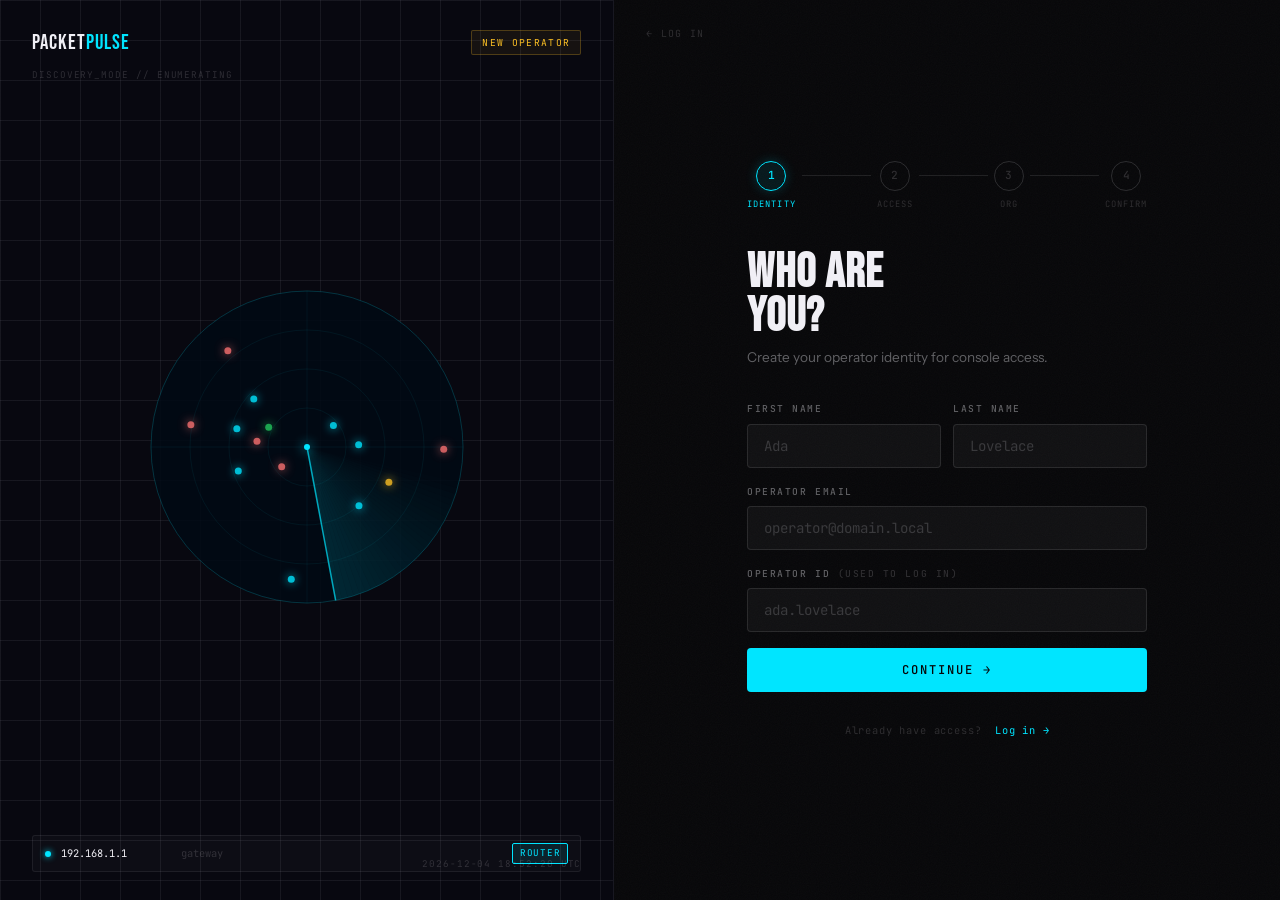
<file: frontend/signup.html>
<!DOCTYPE html>
<html lang="en">
<head>
  <meta charset="UTF-8">
  <meta name="viewport" content="width=device-width, initial-scale=1.0">
  <title>PacketPulse | Request Access</title>
  <link rel="preconnect" href="https://fonts.googleapis.com">
  <link href="https://fonts.googleapis.com/css2?family=Bebas+Neue&family=Instrument+Sans:wght@400;500;600&family=JetBrains+Mono:wght@400;500&display=swap" rel="stylesheet">
  <link rel="stylesheet" href="assets/signup.css">

</head>
<body>

  <!-- LEFT PANEL — radar -->
  <div class="left-panel">
    <div class="grid-bg"></div>
    <div class="corner-tl">DISCOVERY_MODE // ENUMERATING</div>
    <div class="corner-br" id="corner-time"></div>

    <div class="lp-header">
      <a href="index.html" class="lp-logo" style="text-decoration:none">Packet<em>Pulse</em></a>
      <div class="lp-badge">New Operator</div>
    </div>

    <div class="radar-wrap">
      <canvas id="radar"></canvas>
    </div>

    <div class="detected-list" id="detected-list"></div>
  </div>

  <!-- RIGHT PANEL — signup form -->
  <div class="right-panel">
    <a href="login.html" class="back-link">← Log in</a>

    <div class="form-wrap">

      <!-- Step indicator -->
      <div class="step-track" id="step-track">
        <div class="step-node active" data-step="1">
          <div class="step-circle">1</div>
          <div class="step-label">Identity</div>
        </div>
        <div class="step-line" id="line-1"></div>
        <div class="step-node" data-step="2">
          <div class="step-circle">2</div>
          <div class="step-label">Access</div>
        </div>
        <div class="step-line" id="line-2"></div>
        <div class="step-node" data-step="3">
          <div class="step-circle">3</div>
          <div class="step-label">Org</div>
        </div>
        <div class="step-line" id="line-3"></div>
        <div class="step-node" data-step="4">
          <div class="step-circle">4</div>
          <div class="step-label">Confirm</div>
        </div>
      </div>

      <div class="alert" id="alert"><span>⚠</span><span id="alert-msg"></span></div>

      <!-- STEP 1 — Identity -->
      <div class="form-page active" id="page-1">
        <h1 class="form-title">Who are<br>you?</h1>
        <p class="form-sub">Create your operator identity for console access.</p>

        <div class="field-row-2">
          <div class="field-group">
            <label class="field-label" for="fname">First Name</label>
            <input class="field-input" type="text" id="fname" placeholder="Ada" autocomplete="given-name">
            <div class="field-hint err" id="fname-hint">Required.</div>
          </div>
          <div class="field-group">
            <label class="field-label" for="lname">Last Name</label>
            <input class="field-input" type="text" id="lname" placeholder="Lovelace" autocomplete="family-name">
            <div class="field-hint err" id="lname-hint">Required.</div>
          </div>
        </div>

        <div class="field-group">
          <label class="field-label" for="email">Operator Email</label>
          <input class="field-input" type="email" id="email" placeholder="operator@domain.local" autocomplete="email" spellcheck="false" autocapitalize="none">
          <div class="field-hint err" id="email-hint">Enter a valid email address.</div>
        </div>

        <div class="field-group">
          <label class="field-label" for="username">Operator ID <span style="color:var(--dimmer)">(used to log in)</span></label>
          <input class="field-input" type="text" id="username" placeholder="ada.lovelace" autocomplete="username" spellcheck="false" autocapitalize="none">
          <div class="field-hint err" id="username-hint">Operator ID is required.</div>
        </div>

        <div class="btn-row">
          <button class="btn-next" onclick="nextStep(1)">Continue →</button>
        </div>
      </div>

      <!-- STEP 2 — Access credentials -->
      <div class="form-page" id="page-2">
        <h1 class="form-title">Set your<br>Passphrase.</h1>
        <p class="form-sub">Choose a strong passphrase. Minimum 12 characters.</p>

        <div class="field-group">
          <label class="field-label" for="pw1">Passphrase</label>
          <input class="field-input" type="password" id="pw1" placeholder="••••••••••••••••" autocomplete="new-password" oninput="checkStrength()">
          <div class="pw-strength" id="pw-strength">
            <div class="pw-track"><div class="pw-fill" id="pw-fill"></div></div>
            <div class="pw-label" id="pw-label"></div>
          </div>
          <div class="field-hint err" id="pw1-hint">Passphrase must be at least 12 characters.</div>
        </div>

        <div class="field-group">
          <label class="field-label" for="pw2">Confirm Passphrase</label>
          <input class="field-input" type="password" id="pw2" placeholder="••••••••••••••••" autocomplete="new-password" oninput="checkMatch()">
          <div class="field-hint" id="pw2-hint"></div>
        </div>


        <div class="btn-row">
          <button class="btn-back" onclick="prevStep(2)">← Back</button>
          <button class="btn-next" onclick="nextStep(2)">Continue →</button>
        </div>
      </div>

      <!-- STEP 3 — Organisation -->
      <div class="form-page" id="page-3">
        <h1 class="form-title">Your<br>Context.</h1>
        <p class="form-sub">Help us understand your use case and environment.</p>

        <label class="field-label" style="margin-bottom:10px;display:block">Operator Role</label>
        <div class="role-grid" id="role-grid">

          <div class="role-card" data-role="security" onclick="selectRole(this)">
            <input type="radio" name="role" value="security" checked>
            <div class="role-check">✓</div>
            <div class="role-icon">🛡</div>
            <div class="role-name">Security</div>
            <div class="role-desc">Pen tester, SOC, or security analyst</div>
          </div>
          <div class="role-card" data-role="sysadmin" onclick="selectRole(this)">
            <input type="radio" name="role" value="sysadmin">
            <div class="role-icon">⚙️</div>
            <div class="role-name">SysAdmin</div>
            <div class="role-desc">Infrastructure and network operations</div>
          </div>
          <div class="role-card" data-role="devops" onclick="selectRole(this)">
            <input type="radio" name="role" value="devops">
            <div class="role-icon">🐳</div>
            <div class="role-name">DevOps</div>
            <div class="role-desc">CI/CD pipelines and containerised infra</div>
          </div>
          <div class="role-card selected" data-role="other" onclick="selectRole(this)">
            <input type="radio" name="role" value="other">
            <div class="role-icon">🔍</div>
            <div class="role-name">Other</div>
            <div class="role-desc">Researcher, student, or hobbyist</div>
          </div>
        </div>

        <label class="field-label" style="margin-bottom:10px;display:block">Network Scale</label>
        <div class="size-chips" id="size-chips">
          <div class="size-chip active" data-size="1-10" onclick="selectSize(this)">1–10 hosts</div>
          <div class="size-chip" data-size="11-50" onclick="selectSize(this)">11–50 hosts</div>
          <div class="size-chip" data-size="51-200" onclick="selectSize(this)">51–200 hosts</div>
          <div class="size-chip" data-size="200+" onclick="selectSize(this)">200+ hosts</div>
        </div>

        <div class="field-group" style="margin-bottom:8px">
          <label class="field-label" for="org">Organisation <span style="color:var(--dimmer)">(optional)</span></label>
          <input class="field-input" type="text" id="org" placeholder="Acme Corp / Personal" autocomplete="organization">
        </div>

        <div class="btn-row" style="margin-top:20px">
          <button class="btn-back" onclick="prevStep(3)">← Back</button>
          <button class="btn-next" onclick="nextStep(3)">Continue →</button>
        </div>
      </div>

      <!-- STEP 4 — Review & confirm -->
      <div class="form-page" id="page-4">
        <h1 class="form-title">Review &amp;<br>Confirm.</h1>
        <p class="form-sub">Verify your details before requesting access.</p>

        <div class="check-row">
          <input type="checkbox" id="terms">
          <label for="terms">I agree to the <a href="#">Terms of Use</a> and <a href="#">Acceptable Use Policy</a>. I understand all scans are logged.</label>
        </div>

        <div class="check-row">
          <input type="checkbox" id="ethics">
          <label for="ethics">I confirm I will only scan networks I own or have explicit written permission to audit.</label>
        </div>

        <div class="btn-row">
          <button class="btn-back" onclick="prevStep(4)">← Back</button>
          <button class="btn-next" id="submit-btn" onclick="submitForm()">
            <span id="btn-text">Request Access</span>
          </button>
        </div>
      </div>

      <!-- SUCCESS -->
      <div class="success-screen" id="success-screen">
        <div class="success-glyph">✓</div>
        <h2 class="success-title">Access<br>Requested.</h2>
        <p class="success-sub">Your operator account has been submitted for review. You'll receive an activation email within 24 hours.</p>
        <div class="success-code" id="success-code">REF // PP-XXXX-XXXX</div>
        <a href="login.html" class="btn-next" style="display:inline-block;text-align:center;text-decoration:none;padding:14px 40px;border-radius:4px;font-family:var(--mono);font-size:0.76rem;font-weight:500;letter-spacing:0.16em;text-transform:uppercase;background:var(--cyan);color:var(--black);transition:background 0.2s;">Go to Log In →</a>
      </div>

      <!-- Log in link -->
      <div class="login-link-row" id="login-link-row">
        Already have access? &nbsp;<a href="login.html">Log in →</a>
      </div>

    </div>
  </div>

  <script>
    // ────────────────────────────
    //  CLOCK
    // ────────────────────────────
    function tick() {
      const el = document.getElementById('corner-time');
      if (el) el.textContent = new Date().toISOString().replace('T',' ').split('.')[0] + ' UTC';
    }
    tick(); setInterval(tick, 1000);

    // ────────────────────────────
    //  RADAR CANVAS
    // ────────────────────────────
    const radar  = document.getElementById('radar');
    const rctx   = radar.getContext('2d');
    const CYAN   = '#00e5ff';
    const GREEN  = '#22c55e';
    const RED    = '#f87171';
    const AMBER  = '#fbbf24';

    function resizeRadar() {
      const w = radar.parentElement.clientWidth;
      const h = radar.parentElement.clientHeight;
      const size = Math.min(w, h, 340);
      radar.width  = size * devicePixelRatio;
      radar.height = size * devicePixelRatio;
      radar.style.width  = size + 'px';
      radar.style.height = size + 'px';
      rctx.scale(devicePixelRatio, devicePixelRatio);
    }
    resizeRadar();
    window.addEventListener('resize', () => { resizeRadar(); });

    let sweepAngle = 0;
    const radarBlips = [];

    // Spawn blips at random positions within radar circle
    function spawnBlip() {
      const a = Math.random() * Math.PI * 2;
      const r = (0.2 + Math.random() * 0.7);
      const colors = [CYAN, CYAN, CYAN, GREEN, RED, AMBER];
      radarBlips.push({
        a, r,
        color: colors[Math.floor(Math.random() * colors.length)],
        alpha: 1,
        born: sweepAngle
      });
      if (radarBlips.length > 22) radarBlips.shift();
    }

    function drawRadar() {
      const S = radar.width / devicePixelRatio;
      const cx = S / 2, cy = S / 2;
      const R  = S / 2 - 14;
      rctx.clearRect(0, 0, S, S);

      // Background circle
      rctx.beginPath();
      rctx.arc(cx, cy, R, 0, Math.PI * 2);
      rctx.fillStyle = 'rgba(0,10,20,0.85)';
      rctx.fill();
      rctx.strokeStyle = 'rgba(0,229,255,0.15)';
      rctx.lineWidth = 1;
      rctx.stroke();

      // Concentric rings
      [0.25, 0.5, 0.75, 1].forEach(f => {
        rctx.beginPath();
        rctx.arc(cx, cy, R * f, 0, Math.PI * 2);
        rctx.strokeStyle = 'rgba(0,229,255,0.08)';
        rctx.lineWidth = 0.8;
        rctx.stroke();
      });

      // Cross hairs
      rctx.strokeStyle = 'rgba(0,229,255,0.07)';
      rctx.lineWidth = 0.8;
      rctx.beginPath(); rctx.moveTo(cx - R, cy); rctx.lineTo(cx + R, cy); rctx.stroke();
      rctx.beginPath(); rctx.moveTo(cx, cy - R); rctx.lineTo(cx, cy + R); rctx.stroke();

      // Sweep gradient
      const sweepGrad = rctx.createConicalGradient
        ? null // fallback below
        : null;

      // Draw sweep as a filled arc
      const sweep1 = sweepAngle;
      const sweep0 = sweep1 - 1.2;
      const grad = rctx.createLinearGradient(cx, cy, cx + R, cy);
      grad.addColorStop(0, 'rgba(0,229,255,0.0)');
      grad.addColorStop(1, 'rgba(0,229,255,0.18)');

      for (let i = 0; i < 30; i++) {
        const frac = i / 30;
        const a0 = sweep0 + (sweep1 - sweep0) * frac;
        const a1 = sweep0 + (sweep1 - sweep0) * (frac + 1/30);
        rctx.beginPath();
        rctx.moveTo(cx, cy);
        rctx.arc(cx, cy, R, a0, a1);
        rctx.closePath();
        rctx.fillStyle = `rgba(0,229,255,${0.0 + frac * 0.14})`;
        rctx.fill();
      }

      // Sweep line
      rctx.beginPath();
      rctx.moveTo(cx, cy);
      rctx.lineTo(cx + Math.cos(sweepAngle) * R, cy + Math.sin(sweepAngle) * R);
      rctx.strokeStyle = 'rgba(0,229,255,0.7)';
      rctx.lineWidth = 1.5;
      rctx.stroke();

      // Spawn blip when sweep crosses their angle
      radarBlips.forEach(b => {
        const diff = ((sweepAngle - b.born) % (Math.PI * 2) + Math.PI * 2) % (Math.PI * 2);
        b.alpha = Math.max(0, 1 - diff / (Math.PI * 2));
      });

      // Draw blips
      radarBlips.forEach(b => {
        const bx = cx + Math.cos(b.a) * b.r * R;
        const by = cy + Math.sin(b.a) * b.r * R;
        rctx.beginPath();
        rctx.arc(bx, by, 3.5, 0, Math.PI * 2);
        rctx.fillStyle = b.color;
        rctx.shadowBlur = 10;
        rctx.shadowColor = b.color;
        rctx.globalAlpha = b.alpha;
        rctx.fill();
        rctx.shadowBlur = 0;
        rctx.globalAlpha = 1;
      });

      // Center dot
      rctx.beginPath();
      rctx.arc(cx, cy, 3, 0, Math.PI * 2);
      rctx.fillStyle = CYAN;
      rctx.shadowBlur = 12;
      rctx.shadowColor = CYAN;
      rctx.fill();
      rctx.shadowBlur = 0;

      sweepAngle += 0.022;
      if (sweepAngle > Math.PI * 2) {
        sweepAngle -= Math.PI * 2;
        spawnBlip();
        spawnBlip();
      }

      requestAnimationFrame(drawRadar);
    }

    // Seed initial blips
    for (let i = 0; i < 14; i++) spawnBlip();
    drawRadar();

    // ────────────────────────────
    //  DETECTED LIST
    // ────────────────────────────
    const detectedEntries = [
      { ip: '192.168.1.1',   info: 'gateway',       tag: 'ROUTER', color: CYAN   },
      { ip: '192.168.1.22',  info: 'port 22 — SSH', tag: 'SERVER', color: GREEN  },
      { ip: '192.168.1.105', info: 'port 445 open', tag: '⚠ SMB',  color: RED    },
      { ip: '192.168.1.200', info: 'new host',       tag: 'HOST',   color: CYAN   },
      { ip: '192.168.1.77',  info: 'Redis exposed',  tag: '⚠ DB',   color: AMBER  },
    ];
    let detIdx = 0;
    const detList = document.getElementById('detected-list');

    function addDetected() {
      if (detIdx >= detectedEntries.length) return;
      const e = detectedEntries[detIdx++];
      const row = document.createElement('div');
      row.className = 'det-row';
      const tagColors = { CYAN, GREEN, RED: '#f87171', AMBER: '#fbbf24' };
      const c = e.color;
      row.innerHTML = `
        <div class="det-dot" style="background:${c};box-shadow:0 0 6px ${c}"></div>
        <span class="det-ip">${e.ip}</span>
        <span class="det-info">${e.info}</span>
        <span class="det-tag" style="color:${c};border-color:${c};background:${c}18">${e.tag}</span>
      `;
      detList.appendChild(row);
      requestAnimationFrame(() => row.classList.add('visible'));
      setTimeout(addDetected, 1800 + Math.random() * 1200);
    }
    setTimeout(addDetected, 1000);

    // ────────────────────────────
    //  MULTI-STEP FORM
    // ────────────────────────────
    let currentStep = 1;
    const totalSteps = 4;

    function setStep(n) {
      // Hide all pages
      document.querySelectorAll('.form-page').forEach(p => p.classList.remove('active'));
      document.getElementById('page-' + n).classList.add('active');
      document.getElementById('alert').classList.remove('show');
      currentStep = n;

      // Update step indicators
      document.querySelectorAll('.step-node').forEach(node => {
        const s = parseInt(node.dataset.step);
        node.classList.remove('active', 'done');
        if (s < n)  node.classList.add('done');
        if (s === n) node.classList.add('active');
        // Replace number with check for done steps
        const circle = node.querySelector('.step-circle');
        circle.textContent = s < n ? '✓' : s;
      });

      // Update lines
      ['line-1','line-2','line-3'].forEach((id, i) => {
        const line = document.getElementById(id);
        if (line) line.classList.toggle('done', n > i + 1);
      });

      // Populate review on step 4
      if (n === 4) populateReview();
    }

    function nextStep(from) {
      if (!validateStep(from)) return;
      if (from < totalSteps) setStep(from + 1);
    }

    function prevStep(from) {
      if (from > 1) setStep(from - 1);
    }

    function validateStep(step) {
      clearErrors();
      let ok = true;

      if (step === 1) {
        if (!val('fname')) { showHint('fname', 'First name is required.'); ok = false; }
        if (!val('lname')) { showHint('lname', 'Last name is required.'); ok = false; }
        if (!val('email') || !val('email').includes('@')) { showHint('email', 'Enter a valid email address.'); ok = false; }
        if (!val('username')) { showHint('username', 'Operator ID is required.'); ok = false; }
      }

      if (step === 2) {
        const pw = val('pw1');
        if (!pw || pw.length < 12) { showHint('pw1', 'Passphrase must be at least 12 characters.'); ok = false; }
        else if (val('pw2') !== pw) { showHintEl('pw2', 'Passphrases do not match.', 'err'); ok = false; }
      }

      if (step === 4) {
        if (!document.getElementById('terms').checked) { showAlert('You must agree to the Terms of Use.'); ok = false; }
        else if (!document.getElementById('ethics').checked) { showAlert('Please confirm responsible use.'); ok = false; }
      }

      return ok;
    }

    // ── PASSWORD STRENGTH ──
    function checkStrength() {
      const pw  = val('pw1');
      const str = document.getElementById('pw-strength');
      const fill = document.getElementById('pw-fill');
      const lbl  = document.getElementById('pw-label');
      if (!pw) { str.classList.remove('show'); return; }
      str.classList.add('show');

      let score = 0;
      if (pw.length >= 8)  score++;
      if (pw.length >= 12) score++;
      if (/[A-Z]/.test(pw)) score++;
      if (/[0-9]/.test(pw)) score++;
      if (/[^A-Za-z0-9]/.test(pw)) score++;

      const levels = [
        { w:'20%', color:'#f87171', label:'Weak' },
        { w:'40%', color:'#fb923c', label:'Fair' },
        { w:'60%', color:'#fbbf24', label:'Moderate' },
        { w:'80%', color:'#4ade80', label:'Strong' },
        { w:'100%',color:'#22c55e', label:'Excellent' },
      ];
      const lvl = levels[Math.min(score - 1, 4)] || levels[0];
      fill.style.width   = lvl.w;
      fill.style.background = lvl.color;
      lbl.textContent    = lvl.label;
      lbl.style.color    = lvl.color;
    }

    function checkMatch() {
      const h = document.getElementById('pw2-hint');
      const match = val('pw1') === val('pw2');
      h.textContent = match ? 'Passphrases match.' : 'Passphrases do not match.';
      h.className   = 'field-hint show ' + (match ? 'ok' : 'err');
      document.getElementById('pw2').classList.toggle('ok', match);
      document.getElementById('pw2').classList.toggle('error', !match);
    }

    // ── ROLE / SIZE PICKERS ──
    function selectRole(card) {
      document.querySelectorAll('.role-card').forEach(c => {
        c.classList.remove('selected');
        const chk = c.querySelector('.role-check');
        if (chk) chk.remove();
      });
      card.classList.add('selected');
      const chk = document.createElement('div');
      chk.className = 'role-check'; chk.textContent = '✓';
      card.appendChild(chk);
      card.querySelector('input[type=radio]').checked = true;
    }

    function selectSize(chip) {
      document.querySelectorAll('.size-chip').forEach(c => c.classList.remove('active'));
      chip.classList.add('active');
    }

    // ── REVIEW ──
    function populateReview() {
      const role = document.querySelector('.role-card.selected')?.dataset?.role || '—';
      const size = document.querySelector('.size-chip.active')?.dataset?.size   || '—';
      const rb   = document.getElementById('review-block');
      rb.innerHTML = `
        <div style="display:grid;grid-template-columns:140px 1fr;gap:4px 12px">
          <span style="color:var(--dimmer)">OPERATOR ID</span><span style="color:var(--white)">${esc(val('username'))}</span>
          <span style="color:var(--dimmer)">NAME</span><span style="color:var(--white)">${esc(val('fname'))} ${esc(val('lname'))}</span>
          <span style="color:var(--dimmer)">EMAIL</span><span style="color:var(--white)">${esc(val('email'))}</span>
          <span style="color:var(--dimmer)">ROLE</span><span style="color:var(--white)">${role.toUpperCase()}</span>
          <span style="color:var(--dimmer)">NETWORK SCALE</span><span style="color:var(--white)">${size}</span>
          <span style="color:var(--dimmer)">ORGANISATION</span><span style="color:var(--white)">${esc(val('org')) || '—'}</span>
          <span style="color:var(--dimmer)">2FA SETUP</span><span style="${document.getElementById('totp-setup').checked ? 'color:var(--green)' : 'color:var(--amber)'}">${document.getElementById('totp-setup').checked ? 'Agreed' : 'Skipped (not recommended)'}</span>
        </div>
      `;
    }

    // ── SUBMIT ──
    async function submitForm() {
      if (!validateStep(4)) return;
      const btn = document.getElementById('submit-btn');
      const txt = document.getElementById('btn-text');
      btn.disabled = true;
      txt.textContent = 'Submitting…';

      const role  = document.querySelector('.role-card.selected')?.dataset?.role  || 'other';
      const scale = document.querySelector('.size-chip.active')?.dataset?.size    || '';

      try {
        const resp = await fetch('/api/auth/signup', {                       //for-production
        //const resp = await fetch('http://localhost:8000/api/auth/signup', {    //for dev only
          method:  'POST',
          headers: { 'Content-Type': 'application/json' },
          body: JSON.stringify({
            operator_id:   val('username'),
            email:         val('email'),
            display_name:  `${val('fname')} ${val('lname')}`.trim(),
            password:      document.getElementById('pw1').value,
            role,
            organisation:  val('org') || null,
            network_scale: scale || null,
          }),
        });

        const body = await resp.json();

        if (resp.ok) {
          // Show the reference code from the server
          document.getElementById('success-code').textContent =
            'REF // ' + (body.data.reference || 'PP-????-????');

          document.getElementById('step-track').style.display = 'none';
          document.getElementById('alert').classList.remove('show');
          document.querySelectorAll('.form-page').forEach(p => p.classList.remove('active'));
          document.getElementById('success-screen').classList.add('active');
          document.getElementById('login-link-row').style.display = 'none';
        } else {
          btn.disabled = false;
          txt.textContent = 'Request Access';
          showAlert(body.error || 'Signup failed. Please try again.');
        }
      } catch (err) {
        btn.disabled = false;
        txt.textContent = 'Request Access';
        showAlert('Could not reach the server. Please try again.');
      }
    }

    // ── HELPERS ──
    function val(id) { return (document.getElementById(id)?.value || '').trim(); }
    function esc(s)  { return String(s).replace(/&/g,'&amp;').replace(/</g,'&lt;').replace(/>/g,'&gt;'); }
    function showHint(id, msg) {
      const el = document.getElementById(id);
      if (el) el.classList.add('error');
      const h = document.getElementById(id + '-hint');
      if (h) { h.textContent = msg; h.classList.add('show'); }
    }
    function showHintEl(id, msg, cls) {
      const h = document.getElementById(id + '-hint');
      if (!h) return;
      h.textContent = msg;
      h.className = `field-hint show ${cls}`;
    }
    function showAlert(msg) {
      const a = document.getElementById('alert');
      document.getElementById('alert-msg').textContent = msg;
      a.classList.add('show');
    }
    function clearErrors() {
      document.querySelectorAll('.field-input').forEach(el => el.classList.remove('error'));
      document.querySelectorAll('.field-hint').forEach(el => el.classList.remove('show'));
      document.getElementById('alert').classList.remove('show');
    }
  </script>
</body>
</html>
</file>
<file: frontend/assets/styles.css>
/* ── TOKENS ── */
    :root {
      --black:   #080808;
      --white:   #f5f4f0;
      --ink:     #111111;
      --paper:   #f5f4f0;
      --cyan:    #00e5ff;
      --red:     #ff2d2d;
      --dim:     #6b7280;
      --rule:    rgba(255,255,255,0.1);
      --rule-dk: rgba(0,0,0,0.1);
      --mono:    'JetBrains Mono', monospace;
      --sans:    'Instrument Sans', sans-serif;
      --display: 'Bebas Neue', sans-serif;
    }

    /* ── RESET ── */
    *, *::before, *::after { box-sizing: border-box; margin: 0; padding: 0; }
    html { scroll-behavior: smooth; }
    body {
      background: var(--black);
      color: var(--white);
      font-family: var(--sans);
      font-size: 16px;
      line-height: 1.65;
      overflow-x: hidden;
      -webkit-font-smoothing: antialiased;
    }
    a { text-decoration: none; }

    /* ── CURSOR ── */
    body { cursor: crosshair; }
    a, button { cursor: pointer; }

    /* ── NAV ── */
    nav {
      position: fixed;
      top: 0; left: 0; right: 0;
      z-index: 100;
      display: flex;
      align-items: center;
      justify-content: space-between;
      padding: 0 6%;
      height: 64px;
      border-bottom: 1px solid var(--rule);
      background: rgba(8,8,8,0.85);
      backdrop-filter: blur(12px);
    }
    .nav-logo {
      font-family: var(--display);
      font-size: 1.5rem;
      letter-spacing: 0.04em;
      color: var(--white);
    }
    .nav-logo em { font-style: normal; color: var(--cyan); }
    .nav-right { display: flex; align-items: center; gap: 32px; }
    .nav-link {
      font-family: var(--mono);
      font-size: 0.72rem;
      font-weight: 500;
      letter-spacing: 0.12em;
      text-transform: uppercase;
      color: rgba(245,244,240,0.55);
      transition: color 0.2s;
    }
    .nav-link:hover { color: var(--white); }
    .nav-cta {
      font-family: var(--mono);
      font-size: 0.72rem;
      font-weight: 500;
      letter-spacing: 0.12em;
      text-transform: uppercase;
      color: var(--black);
      background: var(--cyan);
      padding: 9px 22px;
      border-radius: 3px;
      transition: background 0.2s, transform 0.15s;
    }
    .nav-cta:hover { background: #fff; transform: translateY(-1px); }

    /* ── HERO ── */
    .hero {
      min-height: 100vh;
      display: flex;
      flex-direction: column;
      justify-content: flex-end;
      padding: 0 6% 80px;
      padding-top: 64px;
      position: relative;
      border-bottom: 1px solid var(--rule);
      overflow: hidden;
    }

    /* Animated scan grid */
    .hero-grid {
      position: absolute;
      inset: 0;
      background-image:
        linear-gradient(rgba(0,229,255,0.04) 1px, transparent 1px),
        linear-gradient(90deg, rgba(0,229,255,0.04) 1px, transparent 1px);
      background-size: 60px 60px;
      animation: gridDrift 20s linear infinite;
    }
    @keyframes gridDrift {
      from { background-position: 0 0; }
      to   { background-position: 60px 60px; }
    }

    /* Radial glow */
    .hero-glow {
      position: absolute;
      top: -20%;
      left: 50%;
      transform: translateX(-50%);
      width: 900px;
      height: 700px;
      background: radial-gradient(ellipse at center, rgba(0,229,255,0.08) 0%, transparent 70%);
      pointer-events: none;
    }

    /* Scan line */
    .scan-line {
      position: absolute;
      left: 0; right: 0;
      height: 2px;
      background: linear-gradient(90deg, transparent, var(--cyan), transparent);
      animation: scanDown 4s ease-in-out infinite;
      opacity: 0.4;
    }
    @keyframes scanDown {
      0%   { top: 0%; opacity: 0; }
      10%  { opacity: 0.4; }
      90%  { opacity: 0.4; }
      100% { top: 100%; opacity: 0; }
    }

    /* Label chip */
    .hero-chip {
      font-family: var(--mono);
      font-size: 0.68rem;
      font-weight: 500;
      letter-spacing: 0.18em;
      text-transform: uppercase;
      color: var(--cyan);
      border: 1px solid rgba(0,229,255,0.3);
      padding: 6px 14px;
      border-radius: 2px;
      display: inline-flex;
      align-items: center;
      gap: 8px;
      margin-bottom: 40px;
      position: relative;
      z-index: 1;
    }
    .hero-chip::before {
      content: '';
      width: 6px; height: 6px;
      border-radius: 50%;
      background: var(--cyan);
      animation: blink 1.4s infinite;
    }
    @keyframes blink { 0%,100%{opacity:1} 50%{opacity:0.2} }

    .hero-heading {
      font-family: var(--display);
      font-size: clamp(5rem, 14vw, 13rem);
      line-height: 0.88;
      letter-spacing: 0.01em;
      position: relative;
      z-index: 1;
      animation: fadeUp 0.9s ease both;
    }
    .hero-heading .line-1 { display: block; }
    .hero-heading .line-2 {
      display: block;
      color: transparent;
      -webkit-text-stroke: 1px rgba(245,244,240,0.35);
      animation: fadeUp 0.9s 0.15s ease both;
    }
    .hero-heading .line-3 {
      display: block;
      color: var(--cyan);
      animation: fadeUp 0.9s 0.3s ease both;
    }

    @keyframes fadeUp {
      from { opacity:0; transform: translateY(40px); }
      to   { opacity:1; transform: translateY(0); }
    }

    .hero-bottom {
      display: flex;
      align-items: flex-end;
      justify-content: space-between;
      margin-top: 60px;
      position: relative;
      z-index: 1;
      animation: fadeUp 0.9s 0.45s ease both;
    }
    .hero-desc {
      max-width: 480px;
      font-size: 1.05rem;
      color: rgba(245,244,240,0.6);
      line-height: 1.7;
    }
    .hero-actions {
      display: flex;
      flex-direction: column;
      align-items: flex-end;
      gap: 14px;
    }
    .btn-primary {
      font-family: var(--mono);
      font-size: 0.8rem;
      font-weight: 500;
      letter-spacing: 0.14em;
      text-transform: uppercase;
      color: var(--black);
      background: var(--white);
      padding: 14px 36px;
      border-radius: 2px;
      border: none;
      display: inline-block;
      transition: background 0.2s, transform 0.15s;
    }
    .btn-primary:hover { background: var(--cyan); transform: translateY(-2px); }
    .btn-ghost {
      font-family: var(--mono);
      font-size: 0.78rem;
      letter-spacing: 0.1em;
      text-transform: uppercase;
      color: rgba(245,244,240,0.45);
      transition: color 0.2s;
    }
    .btn-ghost:hover { color: var(--white); }

    /* ── STATS TICKER ── */
    .ticker {
      background: var(--cyan);
      overflow: hidden;
      white-space: nowrap;
    }
    .ticker-inner {
      display: inline-flex;
      animation: ticker 28s linear infinite;
    }
    .ticker-item {
      font-family: var(--mono);
      font-size: 0.72rem;
      font-weight: 500;
      letter-spacing: 0.14em;
      text-transform: uppercase;
      color: var(--black);
      padding: 11px 40px 11px 0;
    }
    .ticker-sep { color: rgba(0,0,0,0.3); }
    @keyframes ticker {
      from { transform: translateX(0); }
      to   { transform: translateX(-50%); }
    }

    /* ── STATS STRIP ── */
    .stats {
      display: grid;
      grid-template-columns: repeat(4, 1fr);
      border-bottom: 1px solid var(--rule);
    }
    .stat {
      padding: 52px 6%;
      border-right: 1px solid var(--rule);
      position: relative;
      overflow: hidden;
    }
    .stat:last-child { border-right: none; }
    .stat-num {
      font-family: var(--display);
      font-size: 4rem;
      letter-spacing: 0.02em;
      color: var(--white);
      line-height: 1;
      margin-bottom: 8px;
      transition: color 0.3s;
    }
    .stat:hover .stat-num { color: var(--cyan); }
    .stat-label {
      font-family: var(--mono);
      font-size: 0.65rem;
      letter-spacing: 0.16em;
      text-transform: uppercase;
      color: rgba(245,244,240,0.4);
    }
    .stat::after {
      content: '';
      position: absolute;
      bottom: 0; left: 0; right: 0;
      height: 2px;
      background: var(--cyan);
      transform: scaleX(0);
      transform-origin: left;
      transition: transform 0.4s ease;
    }
    .stat:hover::after { transform: scaleX(1); }

    /* ── SECTION BASE ── */
    section { position: relative; }
    .section-label {
      font-family: var(--mono);
      font-size: 0.62rem;
      letter-spacing: 0.2em;
      text-transform: uppercase;
      color: var(--cyan);
      margin-bottom: 20px;
      display: flex;
      align-items: center;
      gap: 10px;
    }
    .section-label::after {
      content: '';
      flex: 1;
      height: 1px;
      background: var(--rule);
      max-width: 80px;
    }

    /* ── FEATURE SPLIT ── */
    .feature-split {
      display: grid;
      grid-template-columns: 1fr 1fr;
      min-height: 600px;
      border-bottom: 1px solid var(--rule);
    }
    .feature-split:nth-child(even) { direction: rtl; }
    .feature-split:nth-child(even) > * { direction: ltr; }

    .split-text {
      padding: 80px 7%;
      display: flex;
      flex-direction: column;
      justify-content: center;
      border-right: 1px solid var(--rule);
    }
    .feature-split:nth-child(even) .split-text { border-right: none; border-left: 1px solid var(--rule); }

    .split-heading {
      font-family: var(--display);
      font-size: clamp(2.5rem, 4.5vw, 4rem);
      line-height: 0.95;
      margin-bottom: 28px;
      letter-spacing: 0.01em;
    }
    .split-heading em { font-style: normal; color: var(--cyan); }
    .split-body {
      font-size: 1rem;
      color: rgba(245,244,240,0.6);
      max-width: 420px;
      margin-bottom: 36px;
      line-height: 1.8;
    }
    .feature-list {
      list-style: none;
      display: flex;
      flex-direction: column;
      gap: 12px;
    }
    .feature-list li {
      display: flex;
      align-items: flex-start;
      gap: 12px;
      font-family: var(--mono);
      font-size: 0.82rem;
      color: rgba(245,244,240,0.75);
    }
    .feature-list li::before {
      content: '→';
      color: var(--cyan);
      flex-shrink: 0;
      margin-top: 1px;
    }

    /* Terminal visual */
    .split-visual {
      padding: 60px 7%;
      display: flex;
      align-items: center;
      justify-content: center;
      background: #050505;
      position: relative;
      overflow: hidden;
    }
    .split-visual::before {
      content: '';
      position: absolute;
      inset: 0;
      background-image:
        linear-gradient(rgba(0,229,255,0.03) 1px, transparent 1px),
        linear-gradient(90deg, rgba(0,229,255,0.03) 1px, transparent 1px);
      background-size: 32px 32px;
    }

    .terminal {
      width: 100%;
      max-width: 480px;
      background: #0c0c0c;
      border: 1px solid rgba(0,229,255,0.15);
      border-radius: 8px;
      overflow: hidden;
      position: relative;
      z-index: 1;
      box-shadow: 0 0 60px rgba(0,229,255,0.06), 0 24px 60px rgba(0,0,0,0.6);
    }
    .term-bar {
      padding: 12px 16px;
      background: #111;
      border-bottom: 1px solid rgba(255,255,255,0.06);
      display: flex;
      align-items: center;
      gap: 8px;
    }
    .term-dot {
      width: 10px; height: 10px;
      border-radius: 50%;
    }
    .term-dot.r { background: #ff5f56; }
    .term-dot.y { background: #ffbd2e; }
    .term-dot.g { background: #27c93f; }
    .term-title {
      font-family: var(--mono);
      font-size: 0.7rem;
      color: rgba(255,255,255,0.3);
      margin-left: 8px;
    }
    .term-body {
      padding: 20px 18px;
      font-family: var(--mono);
      font-size: 0.78rem;
      line-height: 1.9;
    }
    .t-dim   { color: rgba(245,244,240,0.28); }
    .t-cyan  { color: var(--cyan); }
    .t-green { color: #22c55e; }
    .t-red   { color: #f87171; }
    .t-white { color: rgba(245,244,240,0.85); }
    .t-amber { color: #fbbf24; }
    .cursor {
      display: inline-block;
      width: 8px; height: 14px;
      background: var(--cyan);
      margin-left: 2px;
      vertical-align: middle;
      animation: cursorBlink 1.1s step-end infinite;
    }
    @keyframes cursorBlink { 0%,100%{opacity:1} 50%{opacity:0} }

    /* Topology visual */
    .topology {
      width: 100%;
      max-width: 420px;
      position: relative;
      z-index: 1;
    }
    .topo-node {
      position: absolute;
      width: 44px; height: 44px;
      border-radius: 50%;
      border: 1.5px solid;
      display: flex;
      align-items: center;
      justify-content: center;
      font-family: var(--mono);
      font-size: 0.6rem;
      color: rgba(245,244,240,0.7);
      background: #0c0c0c;
    }
    .topo-svg { width: 100%; height: 320px; }

    /* ── CARDS GRID ── */
    .cards-section {
      padding: 100px 6%;
      background: #060606;
      border-bottom: 1px solid var(--rule);
    }
    .cards-header {
      display: flex;
      align-items: flex-end;
      justify-content: space-between;
      margin-bottom: 60px;
    }
    .cards-heading {
      font-family: var(--display);
      font-size: clamp(2.5rem, 5vw, 4.5rem);
      line-height: 0.92;
      max-width: 500px;
    }
    .cards-heading em { font-style: normal; color: var(--cyan); }
    .cards-sub {
      font-size: 0.9rem;
      color: rgba(245,244,240,0.5);
      max-width: 300px;
      text-align: right;
      line-height: 1.7;
    }
    .cards-grid {
      display: grid;
      grid-template-columns: repeat(3, 1fr);
      gap: 1px;
      background: var(--rule);
      border: 1px solid var(--rule);
    }
    .c-card {
      background: #070707;
      padding: 44px 36px;
      position: relative;
      overflow: hidden;
      transition: background 0.3s;
    }
    .c-card:hover { background: #0d0d0d; }
    .c-card::before {
      content: attr(data-num);
      position: absolute;
      top: 20px; right: 24px;
      font-family: var(--display);
      font-size: 4rem;
      color: rgba(255,255,255,0.03);
      line-height: 1;
      pointer-events: none;
    }
    .c-card-icon {
      width: 40px; height: 40px;
      border: 1px solid rgba(0,229,255,0.2);
      border-radius: 6px;
      display: flex;
      align-items: center;
      justify-content: center;
      font-size: 1.1rem;
      margin-bottom: 24px;
      color: var(--cyan);
      transition: background 0.3s, border-color 0.3s;
    }
    .c-card:hover .c-card-icon { background: rgba(0,229,255,0.08); border-color: var(--cyan); }
    .c-card-title {
      font-family: var(--sans);
      font-size: 1.05rem;
      font-weight: 700;
      color: var(--white);
      margin-bottom: 12px;
    }
    .c-card-body {
      font-size: 0.88rem;
      color: rgba(245,244,240,0.5);
      line-height: 1.75;
    }
    .c-card-tag {
      display: inline-block;
      margin-top: 20px;
      font-family: var(--mono);
      font-size: 0.62rem;
      letter-spacing: 0.12em;
      text-transform: uppercase;
      color: var(--cyan);
      padding: 4px 10px;
      border: 1px solid rgba(0,229,255,0.2);
      border-radius: 2px;
    }

    /* ── MARQUEE CTA ── */
    .marquee-cta {
      padding: 100px 6%;
      display: flex;
      flex-direction: column;
      align-items: center;
      text-align: center;
      border-bottom: 1px solid var(--rule);
      position: relative;
      overflow: hidden;
    }
    .marquee-cta::before {
      content: '';
      position: absolute;
      inset: 0;
      background: radial-gradient(ellipse at center bottom, rgba(0,229,255,0.07) 0%, transparent 65%);
    }
    .cta-overline {
      font-family: var(--mono);
      font-size: 0.65rem;
      letter-spacing: 0.2em;
      text-transform: uppercase;
      color: var(--cyan);
      margin-bottom: 24px;
      position: relative;
    }
    .cta-heading {
      font-family: var(--display);
      font-size: clamp(3rem, 8vw, 7rem);
      line-height: 0.92;
      max-width: 900px;
      margin-bottom: 32px;
      position: relative;
    }
    .cta-heading em { font-style: normal; color: transparent; -webkit-text-stroke: 1px rgba(245,244,240,0.35); }
    .cta-sub {
      font-size: 1rem;
      color: rgba(245,244,240,0.5);
      max-width: 520px;
      margin-bottom: 48px;
      line-height: 1.75;
      position: relative;
    }
    .cta-btns {
      display: flex;
      gap: 16px;
      position: relative;
    }
    .btn-lg {
      font-family: var(--mono);
      font-size: 0.8rem;
      font-weight: 500;
      letter-spacing: 0.14em;
      text-transform: uppercase;
      padding: 16px 44px;
      border-radius: 2px;
      display: inline-block;
      transition: all 0.2s;
    }
    .btn-lg.fill {
      background: var(--cyan);
      color: var(--black);
      border: 2px solid var(--cyan);
    }
    .btn-lg.fill:hover { background: var(--white); border-color: var(--white); transform: translateY(-2px); }
    .btn-lg.outline {
      background: transparent;
      color: rgba(245,244,240,0.6);
      border: 2px solid rgba(245,244,240,0.15);
    }
    .btn-lg.outline:hover { border-color: rgba(245,244,240,0.5); color: var(--white); }

    /* ── FOOTER ── */
    footer {
      padding: 48px 6%;
      display: flex;
      align-items: center;
      justify-content: space-between;
      flex-wrap: wrap;
      gap: 20px;
    }
    .foot-logo {
      font-family: var(--display);
      font-size: 1.2rem;
      letter-spacing: 0.08em;
      color: var(--white);
    }
    .foot-logo em { font-style: normal; color: var(--cyan); }
    .foot-tagline {
      font-family: var(--mono);
      font-size: 0.7rem;
      letter-spacing: 0.12em;
      color: rgba(245,244,240,0.25);
      text-transform: uppercase;
    }
    .foot-links {
      display: flex;
      gap: 28px;
    }
    .foot-link {
      font-family: var(--mono);
      font-size: 0.68rem;
      letter-spacing: 0.1em;
      text-transform: uppercase;
      color: rgba(245,244,240,0.35);
      transition: color 0.2s;
    }
    .foot-link:hover { color: var(--cyan); }

    /* ── SCROLL ANIMATIONS ── */
    .reveal {
      opacity: 0;
      transform: translateY(28px);
      transition: opacity 0.7s ease, transform 0.7s ease;
    }
    .reveal.visible {
      opacity: 1;
      transform: translateY(0);
    }

    /* ── RESPONSIVE ── */
    @media (max-width: 900px) {
      .feature-split { grid-template-columns: 1fr; }
      .feature-split:nth-child(even) { direction: ltr; }
      .split-text { border-right: none; border-bottom: 1px solid var(--rule); }
      .stats { grid-template-columns: repeat(2, 1fr); }
      .stat:nth-child(2) { border-right: none; }
      .stat:nth-child(3) { border-top: 1px solid var(--rule); }
      .cards-grid { grid-template-columns: 1fr; }
      .cards-header { flex-direction: column; align-items: flex-start; gap: 16px; }
      .cards-sub { text-align: left; }
      .hero-bottom { flex-direction: column; align-items: flex-start; gap: 32px; }
      .hero-actions { align-items: flex-start; }
      nav .nav-right .nav-link { display: none; }
    }
</file>
<file: frontend/assets/login.css>
:root {
      --black:  #060608;
      --ink:    #0d0d10;
      --panel:  #0a0a0d;
      --cyan:   #00e5ff;
      --green:  #22c55e;
      --red:    #f87171;
      --amber:  #fbbf24;
      --white:  #f0eff5;
      --dim:    rgba(240,239,245,0.38);
      --dimmer: rgba(240,239,245,0.16);
      --rule:   rgba(240,239,245,0.07);
      --mono:   'JetBrains Mono', monospace;
      --sans:   'Instrument Sans', sans-serif;
      --disp:   'Bebas Neue', sans-serif;
    }

    *, *::before, *::after { box-sizing: border-box; margin: 0; padding: 0; }
    html, body { height: 100%; overflow: hidden; }

    body {
      background: var(--black);
      color: var(--white);
      font-family: var(--sans);
      font-size: 15px;
      line-height: 1.6;
      display: flex;
      -webkit-font-smoothing: antialiased;
      cursor: crosshair;
    }
    input, button, a { cursor: pointer; }

    /* ═══════════════════════════════════════
       LEFT PANEL — live network visualization
    ═══════════════════════════════════════ */
    .left-panel {
      width: 52%;
      position: relative;
      background: var(--panel);
      border-right: 1px solid var(--rule);
      overflow: hidden;
      display: flex;
      flex-direction: column;
    }

    /* Animated grid background */
    .grid-bg {
      position: absolute;
      inset: 0;
      background-image:
        linear-gradient(var(--rule) 1px, transparent 1px),
        linear-gradient(90deg, var(--rule) 1px, transparent 1px);
      background-size: 48px 48px;
      animation: gridShift 24s linear infinite;
    }
    @keyframes gridShift {
      to { background-position: 48px 48px; }
    }

    /* Radial glow */
    .glow-orb {
      position: absolute;
      border-radius: 50%;
      pointer-events: none;
      animation: orb 8s ease-in-out infinite;
    }
    .glow-orb.a {
      width: 500px; height: 500px;
      top: -100px; left: -100px;
      background: radial-gradient(circle, rgba(0,229,255,0.07) 0%, transparent 70%);
    }
    .glow-orb.b {
      width: 400px; height: 400px;
      bottom: -80px; right: -60px;
      background: radial-gradient(circle, rgba(34,197,94,0.05) 0%, transparent 70%);
      animation-delay: -4s;
    }
    @keyframes orb {
      0%,100% { transform: scale(1); }
      50%      { transform: scale(1.12); }
    }

    /* Scan sweep line */
    .sweep {
      position: absolute;
      left: 0; right: 0;
      height: 1px;
      background: linear-gradient(90deg, transparent 0%, var(--cyan) 50%, transparent 100%);
      opacity: 0.3;
      animation: sweep 5s ease-in-out infinite;
    }
    @keyframes sweep {
      0%   { top: -2px; opacity: 0; }
      5%   { opacity: 0.3; }
      95%  { opacity: 0.3; }
      100% { top: 100%; opacity: 0; }
    }

    /* Top bar of left panel */
    .lp-header {
      position: relative;
      z-index: 2;
      padding: 28px 36px 0;
      display: flex;
      align-items: center;
      justify-content: space-between;
    }
    .lp-logo {
      font-family: var(--disp);
      font-size: 1.35rem;
      letter-spacing: 0.05em;
      color: var(--white);
    }
    .lp-logo em { font-style: normal; color: var(--cyan); }

    .lp-status {
      display: flex;
      align-items: center;
      gap: 7px;
      font-family: var(--mono);
      font-size: 0.65rem;
      letter-spacing: 0.14em;
      text-transform: uppercase;
      color: var(--dim);
    }
    .status-dot {
      width: 7px; height: 7px;
      border-radius: 50%;
      background: var(--green);
      box-shadow: 0 0 8px var(--green);
      animation: blink 2s ease-in-out infinite;
    }
    @keyframes blink { 0%,100%{opacity:1} 50%{opacity:0.35} }

    /* Network map canvas area */
    .network-map {
      flex: 1;
      position: relative;
      z-index: 2;
      display: flex;
      align-items: center;
      justify-content: center;
      padding: 20px 36px;
    }
    canvas#netmap {
      width: 100%;
      height: 100%;
      max-height: 420px;
      opacity: 0.9;
    }
    /* Live log feed */
    .log-feed {
      position: relative;z-index: 2;margin: 0 36px 32px;background: rgba(0,0,0,0.45);
      border: 1px solid var(--rule);border-radius: 6px;padding: 14px 16px;
      font-family: var(--mono);font-size: 0.68rem;
      line-height: 1.9;max-height: 148px;overflow: hidden;
    }
    .log-line {
      display: flex;gap: 10px;opacity: 0;animation: logIn 0.4s ease forwards;
    }
    @keyframes logIn {
      from { opacity:0; transform:translateY(4px); }
      to   { opacity:1; transform:translateY(0); }
    }
    .log-time  { color: var(--dimmer); flex-shrink: 0; }
    .log-ok    { color: var(--green); }
    .log-warn  { color: var(--amber); }
    .log-err   { color: var(--red); }
    .log-info  { color: var(--cyan); }
    .log-msg   { color: var(--dim); }

    /* Corner coords overlay */
    .corner-tl, .corner-br {
      position: absolute;
      font-family: var(--mono);
      font-size: 0.6rem;
      color: var(--dimmer);
      letter-spacing: 0.1em;
      z-index: 3;
    }
    .corner-tl { top: 72px; left: 36px; }
    .corner-br { bottom: 36px; right: 36px; text-align: right; }
    /* ═══════════════════════════════════════
       RIGHT PANEL — log-in form
    ═══════════════════════════════════════ */
    .right-panel {
      width: 48%;display: flex;flex-direction: column;align-items: center;
      justify-content: center;padding: 60px 7%;position: relative;overflow-y: auto;
    }
    /* Subtle noise texture */
    .right-panel::before {
      content: '';position: absolute;inset: 0;
      background-image: url("data:image/svg+xml,%3Csvg viewBox='0 0 200 200' xmlns='http://www.w3.org/2000/svg'%3E%3Cfilter id='n'%3E%3CfeTurbulence type='fractalNoise' baseFrequency='0.9' numOctaves='4' stitchTiles='stitch'/%3E%3C/filter%3E%3Crect width='100%25' height='100%25' filter='url(%23n)' opacity='0.035'/%3E%3C/svg%3E");
      background-size: 200px 200px;pointer-events: none;opacity: 0.6;
    }
    .form-wrap {
      width: 100%;max-width: 380px;position: relative;z-index: 1;
    }
    /* Access level badge */
    .access-badge {
      display: inline-flex;align-items: center;gap: 8px;font-family: var(--mono);font-size: 0.62rem;letter-spacing: 0.18em;text-transform: uppercase;
      color: var(--cyan);border: 1px solid rgba(0,229,255,0.25);padding: 6px 14px;border-radius: 2px;margin-bottom: 36px;background: rgba(0,229,255,0.05);
    }
    .access-badge::before {
      content: '';width: 6px; height: 6px;border-radius: 50%;background: var(--cyan);animation: blink 1.4s infinite;flex-shrink: 0;
    }
    /* Form heading */
    .form-title {
      font-family: var(--disp);font-size: 3.4rem;letter-spacing: 0.03em;line-height: 0.92;margin-bottom: 10px;animation: fadeUp 0.7s ease both;
    }
    .form-sub {
      font-size: 0.88rem;color: var(--dim);margin-bottom: 44px;animation: fadeUp 0.7s 0.1s ease both;
    }
    @keyframes fadeUp {
      from { opacity:0; transform:translateY(16px); }
      to   { opacity:1; transform:translateY(0); }
    }
    /* Form fields */
    .form { animation: fadeUp 0.7s 0.2s ease both; }

    .field-group {
      margin-bottom: 18px;position: relative;
    }
    .field-label {
      display: block;font-family: var(--mono);font-size: 0.62rem;font-weight: 500;letter-spacing: 0.16em;text-transform: uppercase;color: var(--dim);
      margin-bottom: 8px;
    }
    .field-input-wrap {
      position: relative;
    }
    .field-input {
      width: 100%;background: rgba(255,255,255,0.04);border: 1px solid rgba(255,255,255,0.1);color: var(--white);font-family: var(--mono);font-size: 0.92rem;
      padding: 13px 44px 13px 16px;border-radius: 4px;outline: none;transition: border-color 0.22s, background 0.22s, box-shadow 0.22s;
      -webkit-font-smoothing: antialiased;
    }
    .field-input::placeholder { color: rgba(240,239,245,0.2); }
    .field-input:focus {
      border-color: var(--cyan);background: rgba(0,229,255,0.04);box-shadow: 0 0 0 3px rgba(0,229,255,0.1);
    }
    .field-input.error {
      border-color: var(--red);box-shadow: 0 0 0 3px rgba(248,113,113,0.12);
    }
    .field-input.success {
      border-color: var(--green);
    }

    /* Icon inside input */
    .field-icon {
      position: absolute;
      right: 14px;
      top: 50%;
      transform: translateY(-50%);
      color: var(--dimmer);
      font-size: 0.85rem;
      pointer-events: none;
      transition: color 0.2s;
    }
    .field-input:focus + .field-icon { color: var(--cyan); }

    /* Password toggle */
    .pw-toggle {
      position: absolute;right: 14px;top: 50%;transform: translateY(-50%);background: none;border: none;color: var(--dimmer);font-size: 0.8rem;
      cursor: pointer;font-family: var(--mono);padding: 0;transition: color 0.2s;
    }
    .pw-toggle:hover { color: var(--white); }

    /* Field hint */
    .field-hint {
      font-family: var(--mono);font-size: 0.6rem;letter-spacing: 0.06em;margin-top: 6px;color: var(--red);display: none;
    }
    .field-hint.show { display: block; }

    /* Row — remember + forgot */
    .field-row {
      display: flex;align-items: center;justify-content: space-between;margin-bottom: 28px;margin-top: -4px;
    }
    .check-label {
      display: flex;align-items: center;gap: 8px;font-family: var(--mono);font-size: 0.65rem;
      letter-spacing: 0.08em;color: var(--dim);cursor: pointer;user-select: none;
    }
    .check-label input[type="checkbox"] {
      accent-color: var(--cyan);width: 14px; height: 14px;cursor: pointer;
    }
    .forgot-link {
      font-family: var(--mono);font-size: 0.65rem;letter-spacing: 0.08em;color: var(--dim);text-decoration: none;transition: color 0.2s;
    }
    .forgot-link:hover { color: var(--cyan); }

    /* MFA row */
    .mfa-group {
      margin-bottom: 28px;
    }
    .mfa-inputs {
      display: flex;gap: 8px;margin-top: 8px;
    }
    .mfa-input {
      flex: 1;background: rgba(255,255,255,0.04);border: 1px solid rgba(255,255,255,0.1);color: var(--white);font-family: var(--mono);font-size: 1.2rem;
      font-weight: 500;text-align: center;padding: 12px 0;border-radius: 4px;outline: none;transition: border-color 0.2s, box-shadow 0.2s;width: 44px;
    }
    .mfa-input:focus {
      border-color: var(--cyan);box-shadow: 0 0 0 3px rgba(0,229,255,0.1);
    }

    /* Submit button */
    .btn-submit {
      width: 100%;
      background: var(--cyan);
      color: var(--black);
      border: none;
      font-family: var(--mono);
      font-size: 0.8rem;
      font-weight: 500;
      letter-spacing: 0.18em;
      text-transform: uppercase;
      padding: 15px;
      border-radius: 4px;
      cursor: pointer;
      position: relative;
      overflow: hidden;
      transition: background 0.22s, transform 0.15s, box-shadow 0.22s;
      margin-bottom: 24px;
    }
    .btn-submit:hover {
      background: #fff;
      transform: translateY(-1px);
      box-shadow: 0 6px 24px rgba(0,229,255,0.25);
    }
    .btn-submit:active { transform: translateY(0); }
    .btn-submit:disabled {
      background: rgba(255,255,255,0.12);
      color: var(--dimmer);
      cursor: not-allowed;
      transform: none;
      box-shadow: none;
    }

    /* Button loading shimmer */
    .btn-submit .shimmer {
      position: absolute;
      inset: 0;
      background: linear-gradient(90deg, transparent 0%, rgba(255,255,255,0.4) 50%, transparent 100%);
      transform: translateX(-100%);
      animation: none;
    }
    .btn-submit.loading .shimmer {
      animation: shimmer 1.2s ease-in-out infinite;
    }
    @keyframes shimmer {
      to { transform: translateX(100%); }
    }
    .btn-submit .btn-text { position: relative; z-index: 1; }

    /* Divider */
    .divider {
      display: flex;
      align-items: center;
      gap: 14px;
      margin-bottom: 24px;
    }
    .divider-line {
      flex: 1;
      height: 1px;
      background: var(--rule);
    }
    .divider-text {
      font-family: var(--mono);
      font-size: 0.6rem;
      letter-spacing: 0.12em;
      text-transform: uppercase;
      color: var(--dimmer);
    }

    /* SSO button */
    .btn-sso {
      width: 100%;
      background: transparent;
      border: 1px solid rgba(255,255,255,0.1);
      color: var(--dim);
      font-family: var(--mono);
      font-size: 0.72rem;
      letter-spacing: 0.1em;
      text-transform: uppercase;
      padding: 13px;
      border-radius: 4px;
      cursor: pointer;
      display: flex;
      align-items: center;
      justify-content: center;
      gap: 10px;
      transition: border-color 0.2s, color 0.2s, background 0.2s;
      margin-bottom: 36px;
    }
    .btn-sso:hover {
      border-color: rgba(255,255,255,0.28);
      color: var(--white);
      background: rgba(255,255,255,0.04);
    }

    /* Security note */
    .security-note {
      display: flex;
      align-items: flex-start;
      gap: 10px;
      background: rgba(0,229,255,0.05);
      border: 1px solid rgba(0,229,255,0.12);
      border-radius: 4px;
      padding: 12px 14px;
    }
    .sec-icon {
      color: var(--cyan);
      font-size: 0.9rem;
      flex-shrink: 0;
      margin-top: 1px;
    }
    .sec-text {
      font-family: var(--mono);
      font-size: 0.62rem;
      letter-spacing: 0.04em;
      color: rgba(0,229,255,0.7);
      line-height: 1.6;
    }

    /* Alert banner */
    .alert {
      display: none;
      align-items: center;
      gap: 10px;
      background: rgba(248,113,113,0.08);
      border: 1px solid rgba(248,113,113,0.25);
      border-radius: 4px;
      padding: 12px 14px;
      margin-bottom: 20px;
      font-family: var(--mono);
      font-size: 0.68rem;
      letter-spacing: 0.04em;
      color: var(--red);
      animation: fadeUp 0.3s ease both;
    }
    .alert.show { display: flex; }

    /* Back link */
    .back-link {
      position: absolute;
      top: 28px;
      left: 36px;
      font-family: var(--mono);
      font-size: 0.65rem;
      letter-spacing: 0.12em;
      text-transform: uppercase;
      color: var(--dimmer);
      text-decoration: none;
      display: flex;
      align-items: center;
      gap: 6px;
      transition: color 0.2s;
      z-index: 10;
    }
    .back-link:hover { color: var(--white); }

    /* Responsive collapse — hide left panel on small screens */
    @media (max-width: 860px) {
      .left-panel { display: none; }
      .right-panel { width: 100%; height: 100vh; }
    }
</file>
<file: frontend/assets/style.css>
@import url('https://fonts.googleapis.com/css2?family=Syne:wght@700;800&family=Inter:wght@400;500;600&family=JetBrains+Mono:wght@400;500&display=swap');

/* CVE Badges */
.td-cve       { vertical-align: middle; padding: 6px 10px; min-width: 120px; }
.cve-none-cell{ color: var(--text4); }
.cve-none     { color: var(--text4); font-size: 0.82rem; }
.cve-badge {
  display:       inline-block;
  padding:       2px 7px;
  border-radius: 5px;
  font-size:     0.7rem;
  font-weight:   700;
  margin:        1px 2px;
  cursor:        default;
  white-space:   nowrap;
  border:        1px solid transparent;
}
.sev-critical { background:#fef2f2; color:#991b1b; border-color:#fecaca; }
.sev-high     { background:#fff7ed; color:#9a3412; border-color:#fed7aa; }
.sev-medium   { background:#fffbeb; color:#92400e; border-color:#fde68a; }
.sev-low      { background:#f0fdf4; color:#166534; border-color:#bbf7d0; }
.sev-info     { background:#eff6ff; color:#1e40af; border-color:#bfdbfe; }

/*LIGHT THEME*/
:root, [data-theme="light"] {
  --bg:           #f4f5f7;
  --surface:      #ffffff;
  --surface2:     #f9fafb;
  --surface3:     #eef0f4;
  --bdr:          #e2e5ec;
  --bdr-strong:   #c4c9d8;
  --text:         #111827;
  --text2:        #374151;
  --text3:        #6b7280;
  --text4:        #9ca3af;
  --accent:       #2563eb;
  --accent-light: #eff6ff;
  --accent-dim:   rgba(37,99,235,0.12);
  --green:        #16a34a;
  --green-bg:     #f0fdf4;
  --green-bdr:    #86efac;
  --red:          #dc2626;
  --red-bg:       #fef2f2;
  --amber:        #d97706;
  --sidebar-bg:   #111827;
  --sidebar-text: #f9fafb;
  --sidebar-dim:  #6b7280;
  --sidebar-bdr:  rgba(255,255,255,0.08);
  --shadow-sm:    0 1px 3px rgba(0,0,0,0.06), 0 1px 2px rgba(0,0,0,0.04);
  --shadow-md:    0 4px 16px rgba(0,0,0,0.08);
  --shadow-lg:    0 12px 40px rgba(0,0,0,0.12);
}

/*DARK THEME */
[data-theme="dark"] {
  --bg:           #0f1117;
  --surface:      #1a1d27;
  --surface2:     #1e2130;
  --surface3:     #252838;
  --bdr:          #2a2f42;
  --bdr-strong:   #3d4460;
  --text:         #f1f3f9;
  --text2:        #c5cbe0;
  --text3:        #7b849e;
  --text4:        #4d5568;
  --accent:       #3b82f6;
  --accent-light: rgba(59,130,246,0.1);
  --accent-dim:   rgba(59,130,246,0.15);
  --green:        #22c55e;
  --green-bg:     rgba(34,197,94,0.1);
  --green-bdr:    rgba(34,197,94,0.3);
  --red:          #f87171;
  --red-bg:       rgba(248,113,113,0.1);
  --amber:        #fbbf24;
  --sidebar-bg:   #0a0c12;
  --sidebar-text: #e8ecf5;
  --sidebar-dim:  #4d5568;
  --sidebar-bdr:  rgba(255,255,255,0.06);
  --shadow-sm:    0 1px 3px rgba(0,0,0,0.3);
  --shadow-md:    0 4px 16px rgba(0,0,0,0.4);
  --shadow-lg:    0 12px 40px rgba(0,0,0,0.5);
}

/* BASE */
*, *::before, *::after { box-sizing: border-box; margin: 0; padding: 0; }

body {
  background:  var(--bg);
  color:       var(--text);
  font-family: 'Inter', system-ui, sans-serif;
  font-size:   15px;
  line-height: 1.6;
  min-height:  100vh;
  display:     flex;
  transition:  background 0.3s, color 0.3s;
  -webkit-font-smoothing: antialiased;
}

/* LAYOUT  — sidebar + resize handle + main */
.layout {
  display:    flex;
  min-height: 100vh;
  width:      100%;
}

.sidebar {
  width:          280px;   /* JS overrides via inline style */
  min-width:      56px;
  max-width:      480px;
  min-height:     100vh;
  background:     var(--sidebar-bg);
  display:        flex;
  flex-direction: column;
  flex-shrink:    0;
  position:       sticky;
  top:            0;
  height:         100vh;
  overflow:       hidden;          /* hide content when collapsed */
  transition:     background 0.3s, width 0.28s cubic-bezier(.4,0,.2,1);
  will-change:    width;
}

/* Collapsed state — icon-only strip */
.sidebar.collapsed {
  width: 56px !important;
}
.sidebar.collapsed .sidebar-content { opacity: 0; pointer-events: none; }
.sidebar.collapsed .collapse-btn { justify-content: center; }

.sidebar-content {
  flex:       1;
  display:    flex;
  flex-direction: column;
  overflow-y: auto;
  overflow-x: hidden;
  opacity:    1;
  transition: opacity 0.18s;
  min-width:  200px;   /* prevents text wrapping during resize */
}

/* Resize handle */
.resize-handle {
  width:      5px;
  min-height: 100vh;
  background: transparent;
  cursor:     col-resize;
  flex-shrink: 0;
  position:   relative;
  z-index:    10;
  transition: background 0.15s;
  user-select: none;
}
.resize-handle:hover,
.resize-handle.dragging {
  background: var(--accent);
}
.resize-handle::after {
  content:   '';
  position:  absolute;
  top:       50%;
  left:      50%;
  transform: translate(-50%, -50%);
  width:     1px;
  height:    40px;
  background: var(--bdr-strong);
  border-radius: 1px;
  transition: background 0.15s;
}
.resize-handle:hover::after,
.resize-handle.dragging::after {
  background: var(--accent);
}

/* Collapse toggle button */
.collapse-btn {
  display:         flex;
  align-items:     center;
  justify-content: flex-end;
  padding:         10px 14px;
  background:      transparent;
  border:          none;
  color:           var(--sidebar-dim);
  cursor:          pointer;
  width:           100%;
  transition:      color 0.2s, background 0.2s;
  flex-shrink:     0;
  gap:             8px;
  font-size:       0.75rem;
  font-weight:     600;
  letter-spacing:  0.06em;
  text-transform:  uppercase;
}
.collapse-btn:hover { color: var(--sidebar-text); background: rgba(255,255,255,0.06); }
.collapse-btn .cb-icon {
  font-size:  1rem;
  line-height: 1;
  transition: transform 0.28s cubic-bezier(.4,0,.2,1);
  flex-shrink: 0;
}
.sidebar.collapsed .collapse-btn .cb-icon { transform: rotate(180deg); }
.collapse-btn .cb-label { transition: opacity 0.15s; }
.sidebar.collapsed .collapse-btn .cb-label { opacity: 0; width: 0; overflow: hidden; }

.main {
  flex:       1;
  min-width:  0;
  padding:    36px 40px 80px;
  overflow-x: hidden;
  transition: padding 0.28s;
}

/* SIDEBAR CONTENT */
.sidebar-top {
  padding:      24px 20px 20px;
  border-bottom: 1px solid var(--sidebar-bdr);
}

.logo {
  font-family:    'Syne', sans-serif;
  font-size:      1.55rem;
  font-weight:    800;
  color:          var(--sidebar-text);
  letter-spacing: -0.01em;
  margin-bottom:  6px;
}
.logo em {
  font-style: normal;
  color:      var(--accent);
}

.logo-sub {
  font-size:  0.75rem;
  color:      var(--sidebar-dim);
  font-weight: 500;
  letter-spacing: 0.06em;
  text-transform: uppercase;
}

/* Status pill */
.sidebar-status {
  display:     flex;
  align-items: center;
  gap:         8px;
  margin-top:  20px;
  padding:     10px 14px;
  border-radius: 8px;
  background:  rgba(255,255,255,0.04);
  border:      1px solid var(--sidebar-bdr);
}
.s-dot {
  width: 8px; height: 8px;
  border-radius: 50%;
  flex-shrink: 0;
}
.s-dot.online   { background: var(--green); box-shadow: 0 0 6px var(--green); }
.s-dot.scanning { background: var(--amber); animation: pulse 1s infinite; }
.s-dot.error    { background: var(--red); }
.s-label {
  font-size:  0.8rem;
  font-weight: 600;
  color:      var(--sidebar-text);
  flex: 1;
}
.s-time {
  font-family: 'JetBrains Mono', monospace;
  font-size:  0.7rem;
  color:      var(--sidebar-dim);
}
@keyframes pulse { 0%,100%{opacity:1} 50%{opacity:0.4} }

/* Sidebar section */
.sidebar-section {
  padding: 20px 20px;
  border-bottom: 1px solid var(--sidebar-bdr);
}
.sidebar-section:last-of-type { border-bottom: none; }

.s-section-title {
  font-size:      0.65rem;
  font-weight:    700;
  letter-spacing: 0.14em;
  text-transform: uppercase;
  color:          var(--sidebar-dim);
  margin-bottom:  16px;
}

/* Network info */
.net-item {
  margin-bottom: 14px;
}
.net-label {
  font-size:  0.72rem;
  font-weight: 500;
  color:      var(--sidebar-dim);
  margin-bottom: 3px;
  text-transform: uppercase;
  letter-spacing: 0.06em;
}
.net-val {
  font-family: 'JetBrains Mono', monospace;
  font-size:   0.92rem;
  font-weight: 500;
  color:       var(--sidebar-text);
}
.net-val.accent { color: var(--accent); }

/* Stat blocks */
.stat-row {
  display: grid;
  grid-template-columns: 1fr 1fr;
  gap: 10px;
}
.stat-block {
  background:    rgba(255,255,255,0.04);
  border:        1px solid var(--sidebar-bdr);
  border-radius: 8px;
  padding:       12px 14px;
  text-align:    center;
}
.stat-num {
  font-family: 'Syne', sans-serif;
  font-size:   1.8rem;
  font-weight: 800;
  line-height: 1;
  margin-bottom: 4px;
}
.stat-num.green { color: var(--green); }
.stat-num.red   { color: var(--red); }
.stat-lbl {
  font-size:  0.68rem;
  font-weight: 500;
  color:      var(--sidebar-dim);
  text-transform: uppercase;
  letter-spacing: 0.08em;
}

/* Theme toggle */
.theme-btn {
  display:         flex;
  align-items:     center;
  justify-content: space-between;
  width:           100%;
  background:      rgba(255,255,255,0.05);
  border:          1px solid var(--sidebar-bdr);
  color:           var(--sidebar-text);
  font-family:     'Inter', sans-serif;
  font-size:       0.82rem;
  font-weight:     600;
  padding:         10px 14px;
  border-radius:   8px;
  cursor:          pointer;
  transition:      background 0.2s;
  text-align:      left;
}
.theme-btn:hover { background: rgba(255,255,255,0.1); }
.theme-btn .icon { font-size: 1.1rem; }

/* Sidebar bottom */
.sidebar-bottom {
  margin-top: auto;
  padding:    16px 20px;
  border-top: 1px solid var(--sidebar-bdr);
  font-size:  0.72rem;
  color:      var(--sidebar-dim);
}

/* MAIN CONTENT — SECTION HEADER */
.page-header {
  margin-bottom: 28px;
}
.page-title {
  font-family:    'Syne', sans-serif;
  font-size:      1.6rem;
  font-weight:    800;
  color:          var(--text);
  letter-spacing: -0.02em;
  margin-bottom:  4px;
}
.page-sub {
  font-size:  0.9rem;
  color:      var(--text3);
}

/* CARD BASE */
.card {
  background:    var(--surface);
  border:        1px solid var(--bdr);
  border-radius: 14px;
  box-shadow:    var(--shadow-sm);
  transition:    background 0.3s, border-color 0.3s;
}

.card-header {
  display:         flex;
  align-items:     center;
  justify-content: space-between;
  padding:         18px 22px;
  border-bottom:   1px solid var(--bdr);
}
.card-title {
  font-size:      0.8rem;
  font-weight:    700;
  letter-spacing: 0.08em;
  text-transform: uppercase;
  color:          var(--text3);
}
.card-body { padding: 22px; }

/* SCAN CONFIGURATION CARD */
.scan-card { margin-bottom: 20px; }

.input-row {
  display:   flex;
  gap:       12px;
  flex-wrap: wrap;
  align-items: flex-end;
}

.field { display: flex; flex-direction: column; gap: 6px; }
.field.grow { flex: 1; min-width: 160px; }
.field.sm   { width: 100px; flex-shrink: 0; }

.field label {
  font-size:   0.78rem;
  font-weight: 600;
  color:       var(--text2);
  letter-spacing: 0.02em;
}

.field input {
  background:    var(--surface3);
  border:        1.5px solid var(--bdr);
  color:         var(--text);
  font-family:   'JetBrains Mono', monospace;
  font-size:     0.95rem;
  padding:       10px 13px;
  border-radius: 8px;
  outline:       none;
  transition:    border-color 0.2s, box-shadow 0.2s;
  width:         100%;
}
.field input:focus {
  border-color: var(--accent);
  box-shadow:   0 0 0 3px var(--accent-dim);
}
.field input::placeholder { color: var(--text4); }

.btn-scan {
  display:        flex;
  align-items:    center;
  gap:            8px;
  background:     var(--accent);
  color:          #fff;
  border:         none;
  font-family:    'Inter', sans-serif;
  font-size:      0.95rem;
  font-weight:    700;
  padding:        11px 28px;
  border-radius:  8px;
  cursor:         pointer;
  white-space:    nowrap;
  flex-shrink:    0;
  transition:     background 0.2s, transform 0.15s, box-shadow 0.2s;
  box-shadow:     0 2px 8px rgba(37,99,235,0.35);
}
.btn-scan:hover   { background: #1d4ed8; transform: translateY(-1px); box-shadow: 0 4px 16px rgba(37,99,235,0.45); }
.btn-scan:active  { transform: translateY(0); }
.btn-scan:disabled { background: var(--bdr-strong); box-shadow: none; cursor: not-allowed; transform: none; color: var(--text3); }
.btn-scan svg     { width: 18px; height: 18px; flex-shrink: 0; }

/* Category filters */
.filter-row {
  display:   flex;
  flex-wrap: wrap;
  gap:       8px;
  padding:   16px 22px;
  border-top: 1px solid var(--bdr);
}
.filter-label {
  font-size:   0.75rem;
  font-weight: 600;
  color:       var(--text3);
  display:     flex;
  align-items: center;
  margin-right: 4px;
}

.cat-chip {
  display:     flex;
  align-items: center;
  gap:         6px;
  font-size:   0.78rem;
  font-weight: 600;
  padding:     5px 12px;
  border-radius: 20px;
  cursor:      pointer;
  border:      1.5px solid var(--bdr);
  background:  var(--surface3);
  color:       var(--text3);
  transition:  all 0.15s;
  user-select: none;
}
.chip-dot { width:7px; height:7px; border-radius:50%; background:currentColor; flex-shrink:0; }
.cat-chip.active[data-cat="remote"]   { color:#92400e;background:#fef3c7;border-color:#f59e0b; }
.cat-chip.active[data-cat="web"]      { color:#1e40af;background:#eff6ff;border-color:#3b82f6; }
.cat-chip.active[data-cat="file"]     { color:#5b21b6;background:#f5f3ff;border-color:#8b5cf6; }
.cat-chip.active[data-cat="database"] { color:#991b1b;background:#fef2f2;border-color:#ef4444; }
.cat-chip.active[data-cat="mail"]     { color:#065f46;background:#ecfdf5;border-color:#10b981; }
.cat-chip.active[data-cat="infra"]    { color:#1e3a8a;background:#eff6ff;border-color:#2563eb; }
.cat-chip.active[data-cat="devops"]   { color:#7c2d12;background:#fff7ed;border-color:#f97316; }
.cat-chip.active[data-cat="proxy"]    { color:#581c87;background:#faf5ff;border-color:#a855f7; }
.cat-chip.active[data-cat="danger"]   { color:#7f1d1d;background:#fef2f2;border-color:#dc2626; }

/* PROGRESS — always visible during scan */
.progress-card {
  margin-bottom: 20px;
  overflow:      hidden;
  transition:    opacity 0.3s, max-height 0.4s;
}
.progress-card.hidden { display: none; }

.progress-phases {
  display: flex;
  gap:     0;
  margin-bottom: 16px;
}
.phase-step {
  flex:        1;
  display:     flex;
  align-items: center;
  gap:         10px;
  padding:     12px 16px;
  border-right: 1px solid var(--bdr);
  transition:  background 0.3s;
}
.phase-step:last-child { border-right: none; }
.phase-step.active  { background: var(--accent-light); }
.phase-step.done    { background: rgba(22,163,74,0.06); }

.phase-num {
  width:         28px;
  height:        28px;
  border-radius: 50%;
  border:        2px solid var(--bdr-strong);
  display:       flex;
  align-items:   center;
  justify-content: center;
  font-size:     0.78rem;
  font-weight:   700;
  color:         var(--text3);
  flex-shrink:   0;
  transition:    all 0.3s;
}
.phase-step.active .phase-num { border-color: var(--accent); color: var(--accent); background: var(--accent-dim); }
.phase-step.done   .phase-num { border-color: var(--green);  color: #fff;         background: var(--green); }

.phase-info { min-width: 0; }
.phase-name {
  font-size:   0.82rem;
  font-weight: 700;
  color:       var(--text2);
  margin-bottom: 1px;
}
.phase-step.active .phase-name { color: var(--accent); }
.phase-step.done   .phase-name { color: var(--green); }
.phase-desc {
  font-size: 0.72rem;
  color:     var(--text3);
  white-space: nowrap;
  overflow: hidden;
  text-overflow: ellipsis;
}

.progress-bar-wrap { padding: 0 22px 20px; }
.progress-track {
  height:        10px;
  background:    var(--surface3);
  border-radius: 99px;
  overflow:      hidden;
  margin-bottom: 10px;
  border:        1px solid var(--bdr);
}
.progress-fill {
  height:           100%;
  width:            0%;
  border-radius:    99px;
  transition:       width 0.5s ease;
  background:       linear-gradient(90deg, var(--accent) 0%, #06b6d4 100%);
  box-shadow:       0 0 12px rgba(37,99,235,0.4);
  position:         relative;
}
.progress-fill::after {
  content:      '';
  position:     absolute;
  top:          0; right: 0; bottom: 0;
  width:        40px;
  background:   linear-gradient(90deg, transparent, rgba(255,255,255,0.35));
  animation:    shimmer 1.2s infinite;
}
@keyframes shimmer { 0%{opacity:0} 50%{opacity:1} 100%{opacity:0} }

.progress-foot {
  display:         flex;
  justify-content: space-between;
  align-items:     center;
}
.progress-msg {
  font-size:   0.82rem;
  font-weight: 500;
  color:       var(--text2);
}
.progress-pct {
  font-family: 'JetBrains Mono', monospace;
  font-size:   0.82rem;
  font-weight: 500;
  color:       var(--accent);
}

/* EXPORT BANNER  — bold, unmissable */
.export-banner {
  display:       flex;
  align-items:   center;
  gap:           16px;
  background:    linear-gradient(135deg, #1e3a8a 0%, #1d4ed8 100%);
  border-radius: 14px;
  padding:       20px 24px;
  margin-bottom: 20px;
  box-shadow:    0 4px 20px rgba(37,99,235,0.3);
  transition:    opacity 0.3s;
}
.export-banner.hidden { display: none; }

.export-icon {
  width:        48px;
  height:       48px;
  border-radius: 12px;
  background:   rgba(255,255,255,0.15);
  display:      flex;
  align-items:  center;
  justify-content: center;
  flex-shrink:  0;
  font-size:    1.4rem;
}
.export-text { flex: 1; min-width: 0; }
.export-title {
  font-family:  'Syne', sans-serif;
  font-size:    1rem;
  font-weight:  800;
  color:        #fff;
  margin-bottom: 2px;
}
.export-sub {
  font-size: 0.82rem;
  color:     rgba(255,255,255,0.7);
}
.export-btns {
  display:    flex;
  gap:        10px;
  flex-shrink: 0;
}
.btn-dl {
  display:        flex;
  align-items:    center;
  gap:            7px;
  font-family:    'Inter', sans-serif;
  font-size:      0.88rem;
  font-weight:    700;
  padding:        10px 20px;
  border-radius:  8px;
  cursor:         pointer;
  white-space:    nowrap;
  transition:     all 0.18s;
  border:         2px solid rgba(255,255,255,0.3);
  letter-spacing: 0.02em;
}
.btn-dl.csv {
  background: rgba(255,255,255,0.15);
  color:      #fff;
}
.btn-dl.csv:hover { background: rgba(255,255,255,0.28); border-color: rgba(255,255,255,0.6); }
.btn-dl.json {
  background: #fff;
  color:      #1e3a8a;
  border-color: #fff;
}
.btn-dl.json:hover { background: #eff6ff; }
.btn-dl.pdf {
  background: #fef2f2;
  color:      #991b1b;
  border-color: #fecaca;
}
.btn-dl.pdf:hover { background: #fee2e2; border-color: #f87171; }
.btn-dl svg { width: 16px; height: 16px; flex-shrink: 0; }

/* OS Fingerprint badges */
.os-badge {
  display:      inline-flex;
  align-items:  center;
  gap:          4px;
  padding:      2px 8px;
  border-radius:10px;
  font-size:    0.72rem;
  font-weight:  600;
  margin-top:   3px;
  border:       1px solid transparent;
}
.os-badge .os-conf {
  font-weight: 400;
  opacity: 0.7;
  margin-left: 3px;
  font-size: 0.68rem;
  text-transform: uppercase;
}
.os-windows { background:#eff6ff; color:#1d4ed8; border-color:#bfdbfe; }
.os-linux   { background:#f0fdf4; color:#15803d; border-color:#bbf7d0; }
.os-macos   { background:#faf5ff; color:#7c3aed; border-color:#e9d5ff; }
.os-network { background:#fff7ed; color:#c2410c; border-color:#fed7aa; }
.os-unknown { background:var(--surface3); color:var(--text3); border-color:var(--bdr); }

.mac-badge {
  display:      inline-flex;
  align-items:  center;
  gap:          4px;
  padding:      2px 8px;
  border-radius:10px;
  font-size:    0.72rem;
  font-weight:  600;
  margin-top:   3px;
  background:   var(--surface3);
  color:        var(--text2);
  border:       1px solid var(--bdr);
  font-family:  monospace;
}

.detail-os-row {
  display:     flex;
  align-items: center;
  gap:         8px;
  padding:     8px 14px;
  background:  var(--surface2);
  border-bottom: 1px solid var(--bdr);
  font-size:   0.82rem;
}
.os-label {
  font-weight: 600;
  color:       var(--text3);
  font-size:   0.72rem;
  text-transform: uppercase;
  letter-spacing: 0.05em;
}

/* RESULTS HEADER */
.results-hdr {
  display:         flex;
  align-items:     center;
  justify-content: space-between;
  margin-bottom:   14px;
}
.results-title {
  font-family:    'Syne', sans-serif;
  font-size:      1.1rem;
  font-weight:    800;
  color:          var(--text);
  letter-spacing: -0.01em;
}
.results-meta {
  font-family: 'JetBrains Mono', monospace;
  font-size:   0.8rem;
  color:       var(--text3);
}

/* HOST CARDS */
.host-card {
  background:    var(--surface);
  border:        1px solid var(--bdr);
  border-radius: 12px;
  margin-bottom: 10px;
  overflow:      hidden;
  animation:     fadeUp 0.25s ease both;
  transition:    border-color 0.2s, box-shadow 0.2s, background 0.3s;
}
.host-card:hover { border-color: var(--accent); box-shadow: 0 2px 20px var(--accent-dim); }

@keyframes fadeUp { from{opacity:0;transform:translateY(10px)} to{opacity:1;transform:translateY(0)} }

.host-row {
  display:         flex;
  align-items:     center;
  padding:         14px 18px;
  gap:             14px;
  cursor:          pointer;
}

.live-pip {
  width:         10px;
  height:        10px;
  border-radius: 50%;
  background:    var(--green);
  box-shadow:    0 0 6px var(--green);
  flex-shrink:   0;
}

.host-meta { min-width: 0; flex-shrink: 0; width: 160px; }
.host-ip {
  font-family:    'JetBrains Mono', monospace;
  font-size:      0.98rem;
  font-weight:    500;
  color:          var(--text);
  letter-spacing: 0.02em;
}
.host-name {
  font-size:      0.76rem;
  color:          var(--text3);
  margin-top:     2px;
  overflow:       hidden;
  text-overflow:  ellipsis;
  white-space:    nowrap;
}

.port-tags {
  display:   flex;
  flex-wrap: wrap;
  gap:       6px;
  flex:      1;
}
.ptag {
  font-family:  'JetBrains Mono', monospace;
  font-size:    0.74rem;
  font-weight:  500;
  padding:      3px 9px;
  border-radius: 5px;
  border:       1.5px solid;
  white-space:  nowrap;
}
.no-ports {
  font-size:  0.8rem;
  color:      var(--text4);
  font-style: italic;
}

.chevron {
  font-size:   0.9rem;
  color:       var(--text4);
  flex-shrink: 0;
  transition:  transform 0.25s, color 0.2s;
  margin-left: auto;
}
.chevron.open { transform: rotate(180deg); color: var(--accent); }

/* Detail */
.host-detail {
  max-height: 0;
  overflow:   hidden;
  background: var(--surface2);
  border-top: 1px solid transparent;
  transition: max-height 0.3s ease, border-color 0.3s;
}
.host-detail.open {
  max-height:  800px;
  border-color: var(--bdr);
}

.detail-table-wrap { padding: 16px 18px; overflow-x: auto; }

.detail-table {
  width:           100%;
  border-collapse: collapse;
  min-width:       500px;
}
.detail-table th {
  font-size:      0.68rem;
  font-weight:    700;
  text-transform: uppercase;
  letter-spacing: 0.1em;
  color:          var(--text3);
  padding:        0 12px 10px 0;
  text-align:     left;
  border-bottom:  1.5px solid var(--bdr);
}
.detail-table td {
  font-size:     0.88rem;
  padding:       10px 12px 10px 0;
  border-bottom: 1px solid var(--bdr);
  color:         var(--text);
  vertical-align: middle;
}
.detail-table tr:last-child td { border-bottom: none; }
.detail-table tr:hover td { background: var(--accent-light); }

.td-port { font-family:'JetBrains Mono',monospace; font-weight:500; width:64px; }
.td-svc  { font-weight:600; width:130px; }
.td-cat  { width:120px; }
.cat-tag {
  font-size:      0.68rem;
  font-weight:    700;
  letter-spacing: 0.07em;
  text-transform: uppercase;
  padding:        3px 8px;
  border-radius:  4px;
  border:         1px solid;
  display:        inline-block;
}
.td-banner {
  font-family:   'JetBrains Mono', monospace;
  font-size:     0.8rem;
  color:         var(--text2);
  max-width:     280px;
  overflow:      hidden;
  text-overflow: ellipsis;
  white-space:   nowrap;
}
.td-banner.empty { color:var(--text4); font-style:italic; font-family:'Inter',sans-serif; }

/*
   EMPTY STATE */
.empty-state {
  text-align:    center;
  padding:       80px 40px;
  border:        1.5px dashed var(--bdr);
  border-radius: 14px;
  background:    var(--surface);
}
.empty-icon  { font-size:2.5rem; margin-bottom:12px; opacity:0.3; }
.empty-title { font-family:'Syne',sans-serif; font-size:1.1rem; font-weight:800; color:var(--text2); margin-bottom:6px; }
.empty-sub   { font-size:0.88rem; color:var(--text3); }

/* SCROLLBAR + FOCUS */
::-webkit-scrollbar       { width:6px; height:6px; }
::-webkit-scrollbar-track { background:transparent; }
::-webkit-scrollbar-thumb { background:var(--bdr-strong); border-radius:3px; }
:focus-visible            { outline:2.5px solid var(--accent); outline-offset:3px; border-radius:4px; }
</file>
<file: frontend/assets/signup.css>
:root {
      --black:  #060608;
      --panel:  #080810;
      --cyan:   #00e5ff;
      --green:  #22c55e;
      --red:    #f87171;
      --amber:  #fbbf24;
      --white:  #f0eff5;
      --dim:    rgba(240,239,245,0.38);
      --dimmer: rgba(240,239,245,0.16);
      --rule:   rgba(240,239,245,0.07);
      --mono:   'JetBrains Mono', monospace;
      --sans:   'Instrument Sans', sans-serif;
      --disp:   'Bebas Neue', sans-serif;
    }

    *, *::before, *::after { box-sizing: border-box; margin: 0; padding: 0; }
    html, body { height: 100%; }

    body {
      background: var(--black);
      color: var(--white);
      font-family: var(--sans);
      font-size: 15px;
      line-height: 1.6;
      display: flex;
      min-height: 100vh;
      -webkit-font-smoothing: antialiased;
      cursor: crosshair;
      overflow: hidden;
    }
    input, button, a, select { cursor: pointer; }

    /* ═══════════════════════════════════════
       LEFT PANEL — radar visualization
    ═══════════════════════════════════════ */
    .left-panel {
      width: 48%;position: relative;background: var(--panel);border-right: 1px solid var(--rule);overflow: hidden;display: flex;flex-direction: column;flex-shrink: 0;
    }
    .grid-bg {
      position: absolute;inset: 0;background-image:linear-gradient(var(--rule) 1px, transparent 1px),linear-gradient(90deg, var(--rule) 1px, transparent 1px);background-size: 40px 40px;
    }

    .corner-tl, .corner-br {
      position: absolute;font-family: var(--mono);font-size: 0.58rem;color: var(--dimmer);letter-spacing: 0.1em;z-index: 3;
    }
    .corner-tl { top: 68px; left: 32px; }
    .corner-br { bottom: 28px; right: 32px; text-align: right; }

    .lp-header {
      position: relative;z-index: 2;padding: 26px 32px 0;display: flex;align-items: center;justify-content: space-between;
    }
    .lp-logo {
      font-family: var(--disp);font-size: 1.3rem;letter-spacing: 0.05em;color: var(--white);
    }
    .lp-logo em { font-style: normal; color: var(--cyan); }

    .lp-badge {
      font-family: var(--mono);font-size: 0.6rem;letter-spacing: 0.14em;text-transform: uppercase;color: var(--amber);border: 1px solid rgba(251,191,36,0.25);
      padding: 4px 10px;border-radius: 2px;background: rgba(251,191,36,0.06);
    }

    /* Radar canvas */
    .radar-wrap {
      flex: 1;position: relative;z-index: 2;display: flex;align-items: center;justify-content: center;padding: 16px 32px;
    }
    canvas#radar { display: block; }

    /* Detected hosts list */
    .detected-list {
      position: relative;z-index: 2;margin: 0 32px 28px;display: flex;flex-direction: column;gap: 6px;
    }
    .det-row {
      display: flex;align-items: center;gap: 10px;font-family: var(--mono);font-size: 0.65rem;padding: 7px 12px;border-radius: 3px;
      background: rgba(255,255,255,0.025);border: 1px solid var(--rule);opacity: 0;transform: translateX(-8px);transition: opacity 0.4s, transform 0.4s;
    }
    .det-row.visible { opacity: 1; transform: translateX(0); }
    .det-dot { width: 6px; height: 6px; border-radius: 50%; flex-shrink: 0; }
    .det-ip   { color: var(--white); flex-shrink: 0; width: 110px; }
    .det-info { color: var(--dimmer); flex: 1; }
    .det-tag  {
      font-size: 0.58rem;padding: 2px 7px;border-radius: 2px;border: 1px solid;text-transform: uppercase;letter-spacing: 0.08em;flex-shrink: 0;
    }

    /* ═══════════════════════════════════════
       RIGHT PANEL — multi-step signup form
    ═══════════════════════════════════════ */
    .right-panel {
      width: 52%;display: flex;flex-direction: column;align-items: center;justify-content: center;padding: 52px 7%;position: relative;overflow-y: auto;
    }

    .right-panel::before {
      content: '';position: absolute;inset: 0;
      background-image: url("data:image/svg+xml,%3Csvg viewBox='0 0 200 200' xmlns='http://www.w3.org/2000/svg'%3E%3Cfilter id='n'%3E%3CfeTurbulence type='fractalNoise' baseFrequency='0.9' numOctaves='4' stitchTiles='stitch'/%3E%3C/filter%3E%3Crect width='100%25' height='100%25' filter='url(%23n)' opacity='0.03'/%3E%3C/svg%3E");
      background-size: 200px 200px;pointer-events: none;
    }

    .back-link {
      position: absolute;top: 26px; left: 32px;font-family: var(--mono);font-size: 0.62rem;letter-spacing: 0.12em;text-transform: uppercase;color: var(--dimmer);
      text-decoration: none;display: flex;align-items: center;gap: 6px;transition: color 0.2s;z-index: 10;
    }
    .back-link:hover { color: var(--white); }

    .form-wrap {
      width: 100%;max-width: 400px;position: relative;z-index: 1;
    }

    /* Step indicator */
    .step-track {
      display: flex;align-items: center;gap: 0;margin-bottom: 40px;
    }
    .step-node {
      display: flex;flex-direction: column;align-items: center;gap: 6px;position: relative;
    }
    .step-circle {
      width: 30px; height: 30px;border-radius: 50%;border: 1.5px solid rgba(240,239,245,0.15);display: flex;align-items: center;justify-content: center;
      font-family: var(--mono);font-size: 0.7rem;font-weight: 500;color: var(--dimmer);background: transparent;transition: all 0.3s;
    }
    .step-node.active .step-circle {
      border-color: var(--cyan);color: var(--cyan);background: rgba(0,229,255,0.08);box-shadow: 0 0 12px rgba(0,229,255,0.2);
    }
    .step-node.done .step-circle {
      border-color: var(--green);color: var(--green);background: rgba(34,197,94,0.08);
    }
    .step-label {
      font-family: var(--mono);font-size: 0.55rem;letter-spacing: 0.12em;text-transform: uppercase;color: var(--dimmer);white-space: nowrap;
    }
    .step-node.active .step-label { color: var(--cyan); }
    .step-node.done  .step-label  { color: var(--green); }

    .step-line {
      flex: 1;height: 1px;background: rgba(240,239,245,0.1);margin: 0 6px;margin-bottom: 22px;transition: background 0.4s;
    }
    .step-line.done { background: var(--green); }

    /* Form page containers */
    .form-page {
      display: none;
      animation: fadeUp 0.35s ease both;
    }
    .form-page.active { display: block; }

    @keyframes fadeUp {
      from { opacity:0; transform:translateY(14px); }
      to   { opacity:1; transform:translateY(0); }
    }

    .form-title {
      font-family: var(--disp);font-size: 3rem;letter-spacing: 0.02em;line-height: 0.92;margin-bottom: 8px;
    }
    .form-sub {
      font-size: 0.85rem;color: var(--dim);margin-bottom: 32px;line-height: 1.6;
    }

    /* Fields */
    .field-group {
      margin-bottom: 16px;position: relative;
    }
    .field-label {
      display: block;font-family: var(--mono);font-size: 0.6rem;font-weight: 500;letter-spacing: 0.16em;text-transform: uppercase;color: var(--dim);margin-bottom: 7px;
    }
    .field-input, .field-select {
      width: 100%;background: rgba(255,255,255,0.04);border: 1px solid rgba(255,255,255,0.1);color: var(--white);font-family: var(--mono);
      font-size: 0.88rem;padding: 12px 16px;border-radius: 4px;outline: none;transition: border-color 0.2s, background 0.2s, box-shadow 0.2s;
      -webkit-appearance: none;
    }
    .field-select { background-image: url("data:image/svg+xml,%3Csvg xmlns='http://www.w3.org/2000/svg' width='12' height='8' viewBox='0 0 12 8'%3E%3Cpath d='M1 1l5 5 5-5' stroke='%23555' stroke-width='1.5' fill='none'/%3E%3C/svg%3E"); background-repeat: no-repeat; background-position: right 14px center; padding-right: 36px; }
    .field-select option { background: #111; color: var(--white); }
    .field-input::placeholder { color: rgba(240,239,245,0.18); }
    .field-input:focus, .field-select:focus {
      border-color: var(--cyan);background: rgba(0,229,255,0.03);box-shadow: 0 0 0 3px rgba(0,229,255,0.1);
    }
    .field-input.error { border-color: var(--red); box-shadow: 0 0 0 3px rgba(248,113,113,0.1); }
    .field-input.ok    { border-color: var(--green); }

    .field-row-2 {
      display: grid;grid-template-columns: 1fr 1fr;gap: 12px;
    }

    .field-hint {
      font-family: var(--mono);font-size: 0.58rem;letter-spacing: 0.04em;margin-top: 5px;display: none;
    }
    .field-hint.show { display: block; }
    .field-hint.err  { color: var(--red); }
    .field-hint.ok   { color: var(--green); }

    /* Password strength meter */
    .pw-strength {
      margin-top: 8px;display: none;
    }
    .pw-strength.show { display: block; }
    .pw-track {
      height: 3px;background: rgba(255,255,255,0.08);border-radius: 2px;overflow: hidden;margin-bottom: 5px;
    }
    .pw-fill {
      height: 100%;border-radius: 2px;transition: width 0.3s, background 0.3s;width: 0%;
    }
    .pw-label {
      font-family: var(--mono);font-size: 0.58rem;letter-spacing: 0.06em;
    }

    /* Checkbox */
    .check-row {
      display: flex;align-items: flex-start;gap: 10px;margin-bottom: 20px;
    }
    .check-row input[type="checkbox"] {
      accent-color: var(--cyan);width: 14px; height: 14px;margin-top: 2px;flex-shrink: 0;
    }
    .check-row label {
      font-size: 0.78rem;color: var(--dim);line-height: 1.55;cursor: pointer;
    }
    .check-row label a {
      color: var(--cyan);text-decoration: none;transition: opacity 0.2s;
    }
    .check-row label a:hover { opacity: 0.7; }

    /* Role card picker */
    .role-grid {
      display: grid;grid-template-columns: 1fr 1fr;gap: 10px;margin-bottom: 20px;
    }
    .role-card {
      border: 1.5px solid rgba(255,255,255,0.09);border-radius: 6px;padding: 14px 16px;cursor: pointer;transition: all 0.2s;position: relative;
    }
    .role-card:hover { border-color: rgba(0,229,255,0.3); background: rgba(0,229,255,0.02); }
    .role-card.selected {
      border-color: var(--cyan);background: rgba(0,229,255,0.06);
    }
    .role-card input[type="radio"] {
      position: absolute;opacity: 0;pointer-events: none;
    }
    .role-icon { font-size: 1.3rem; margin-bottom: 6px; }
    .role-name {
      font-family: var(--mono);font-size: 0.72rem;font-weight: 500;color: var(--white);letter-spacing: 0.06em;margin-bottom: 3px;
    }
    .role-desc { font-size: 0.72rem; color: var(--dimmer); line-height: 1.4; }
    .role-card.selected .role-check {
      position: absolute;top: 10px; right: 10px;width: 16px; height: 16px;border-radius: 50%;background: var(--cyan);display: flex;
      align-items: center;justify-content: center;font-size: 0.55rem;color: var(--black);font-weight: 700;
    }

    /* Org size picker */
    .size-chips {
      display: flex;flex-wrap: wrap;gap: 8px;margin-bottom: 20px;
    }
    .size-chip {
      font-family: var(--mono);font-size: 0.65rem;letter-spacing: 0.08em;padding: 6px 14px;border-radius: 20px;border: 1.5px solid rgba(255,255,255,0.1);
      color: var(--dim);cursor: pointer;transition: all 0.2s;user-select: none;
    }
    .size-chip:hover  { border-color: rgba(0,229,255,0.3); color: var(--white); }
    .size-chip.active { border-color: var(--cyan); color: var(--cyan); background: rgba(0,229,255,0.08); }

    /* Buttons */
    .btn-row {
      display: flex;gap: 10px;margin-top: 8px;
    }
    .btn-next {
      flex: 1;background: var(--cyan);color: var(--black);border: none;font-family: var(--mono);font-size: 0.76rem;font-weight: 500;
      letter-spacing: 0.16em;text-transform: uppercase;padding: 14px;border-radius: 4px;cursor: pointer;position: relative;
      overflow: hidden;transition: background 0.2s, transform 0.15s, box-shadow 0.2s;
    }
    .btn-next:hover { background: #fff; transform: translateY(-1px); box-shadow: 0 6px 24px rgba(0,229,255,0.2); }
    .btn-next:active { transform: translateY(0); }
    .btn-next:disabled { background: rgba(255,255,255,0.1); color: var(--dimmer); cursor: not-allowed; transform: none; box-shadow: none; }

    .btn-back {
      background: transparent;border: 1px solid rgba(255,255,255,0.1);color: var(--dim);font-family: var(--mono);font-size: 0.72rem;letter-spacing: 0.1em;
      text-transform: uppercase;padding: 14px 20px;border-radius: 4px;cursor: pointer;transition: border-color 0.2s, color 0.2s;
    }
    .btn-back:hover { border-color: rgba(255,255,255,0.3); color: var(--white); }

    /* Success screen */
    .success-screen {
      display: none;flex-direction: column;align-items: center;text-align: center;padding: 20px 0;animation: fadeUp 0.5s ease both;
    }
    .success-screen.active { display: flex; }
    .success-glyph {
      width: 70px; height: 70px;border-radius: 50%;border: 2px solid var(--green);display: flex;align-items: center;justify-content: center;font-size: 1.8rem;
      color: var(--green);margin-bottom: 28px;background: rgba(34,197,94,0.07);box-shadow: 0 0 30px rgba(34,197,94,0.15);
      animation: pop 0.5s cubic-bezier(0.175, 0.885, 0.32, 1.275) both;
    }
    @keyframes pop {
      from { transform: scale(0.5); opacity: 0; }
      to   { transform: scale(1);   opacity: 1; }
    }
    .success-title {
      font-family: var(--disp);font-size: 2.8rem;letter-spacing: 0.02em;line-height: 0.95;margin-bottom: 12px;
    }
    .success-sub {
      font-size: 0.88rem;color: var(--dim);max-width: 320px;margin-bottom: 36px;line-height: 1.7;
    }
    .success-code {
      font-family: var(--mono);font-size: 0.72rem;letter-spacing: 0.14em;color: var(--cyan);background: rgba(0,229,255,0.06);
      border: 1px solid rgba(0,229,255,0.15);padding: 10px 20px;border-radius: 4px;margin-bottom: 32px;
    }

    /* Alert */
    .alert {
      display: none;
      align-items: center;gap: 10px;background: rgba(248,113,113,0.08);border: 1px solid rgba(248,113,113,0.22);border-radius: 4px;
      padding: 11px 13px;margin-bottom: 18px;font-family: var(--mono);font-size: 0.65rem;
      letter-spacing: 0.04em;
      color: var(--red);
      animation: fadeUp 0.3s ease both;
    }
    .alert.show { display: flex; }

    /* login link */
    .login-link-row {
      margin-top: 30px;
      text-align: center;
      font-family: var(--mono);
      font-size: 0.65rem;
      letter-spacing: 0.08em;
      color: var(--dimmer);
    }
    .login-link-row a {
      color: var(--cyan);
      text-decoration: none;
      transition: opacity 0.2s;
    }
    .login-link-row a:hover { opacity: 0.7; }

    @media (max-width: 860px) {
      .left-panel { display: none; }
      .right-panel { width: 100%; overflow-y: auto; }
      body { overflow: auto; }
    }
</file>
